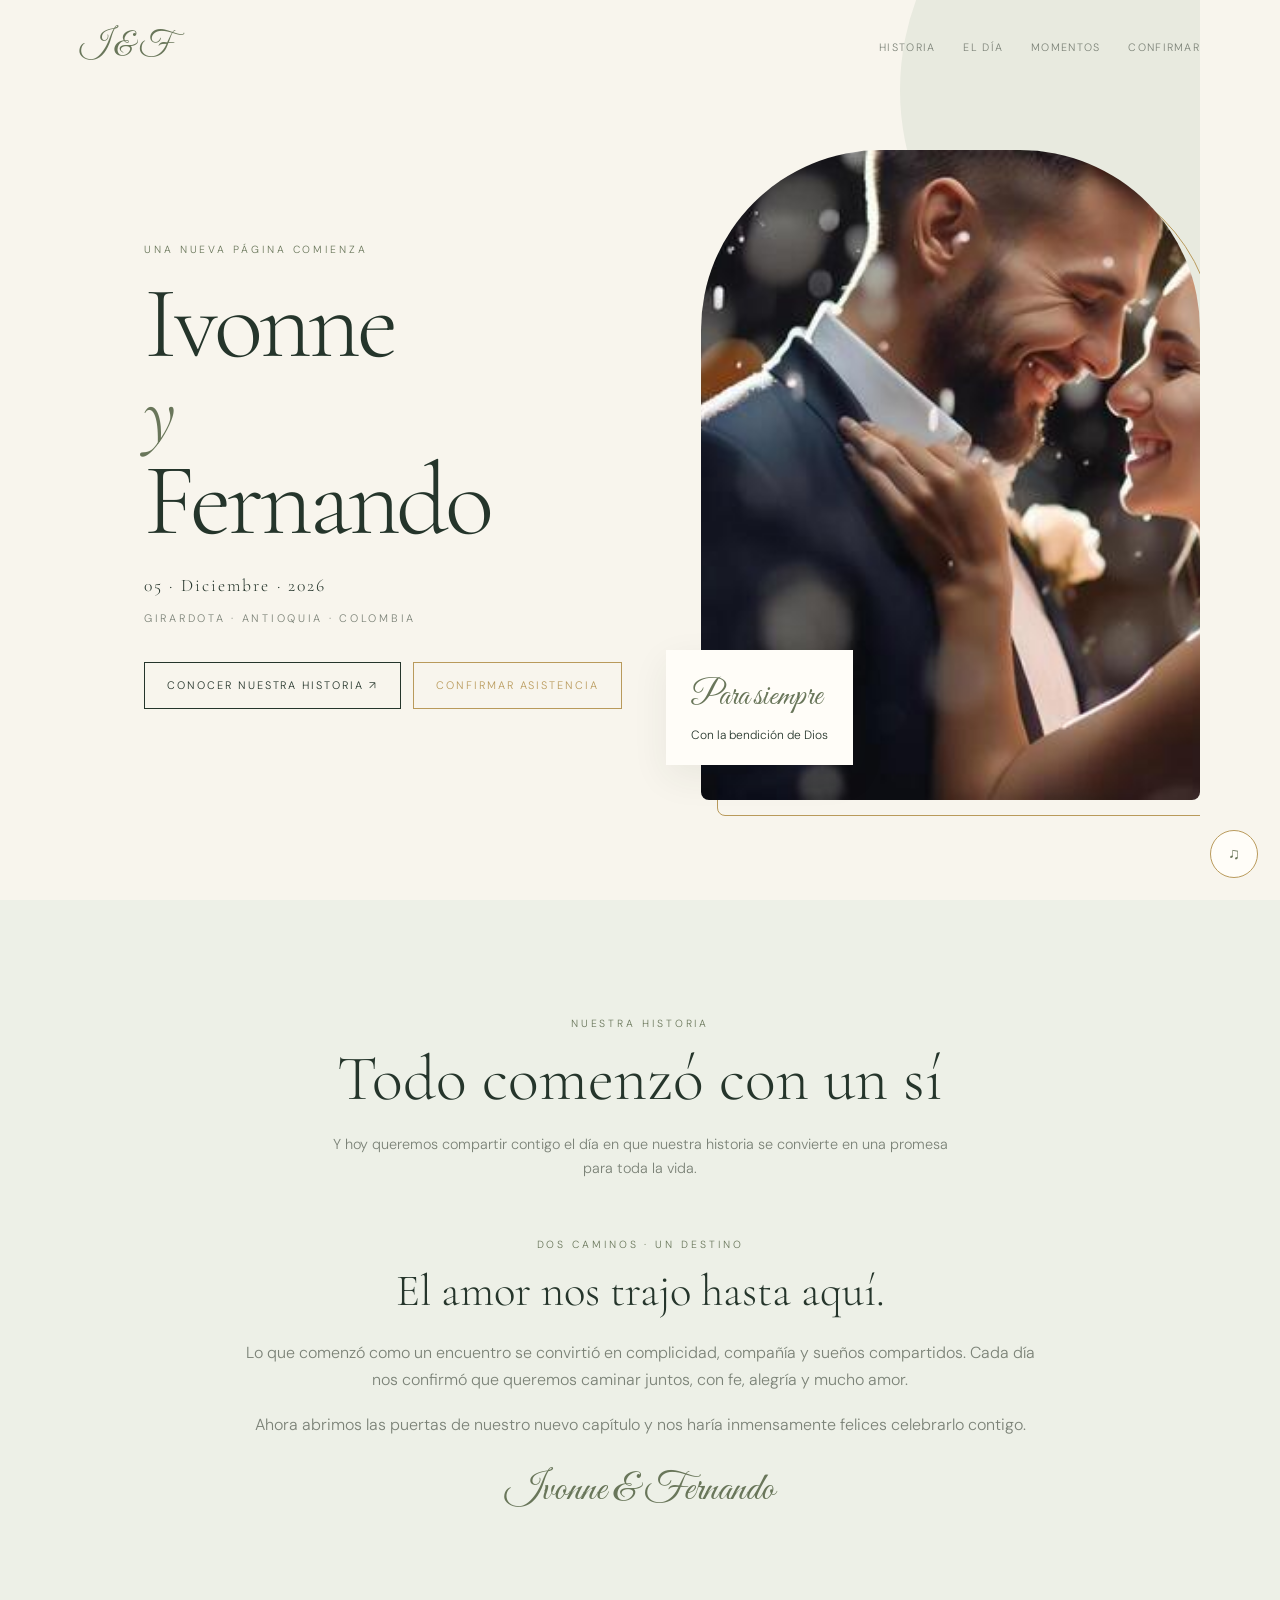
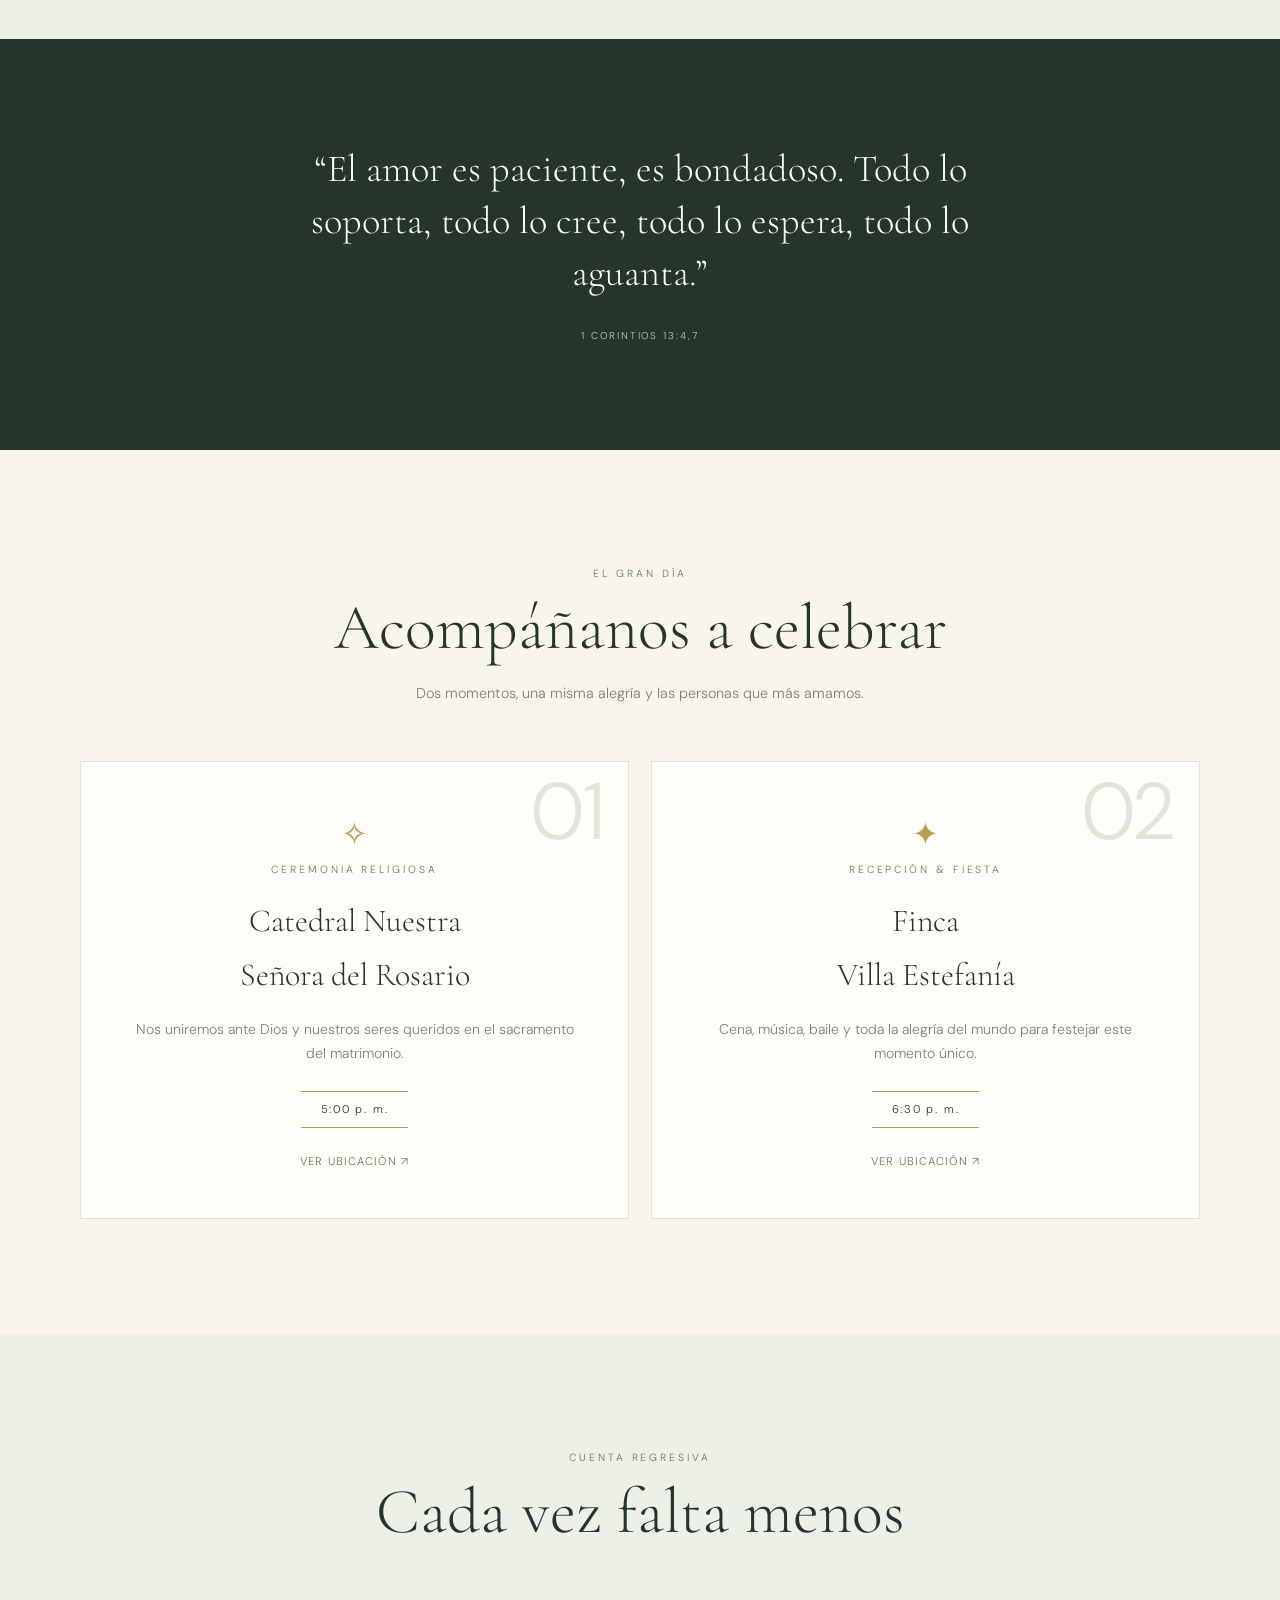
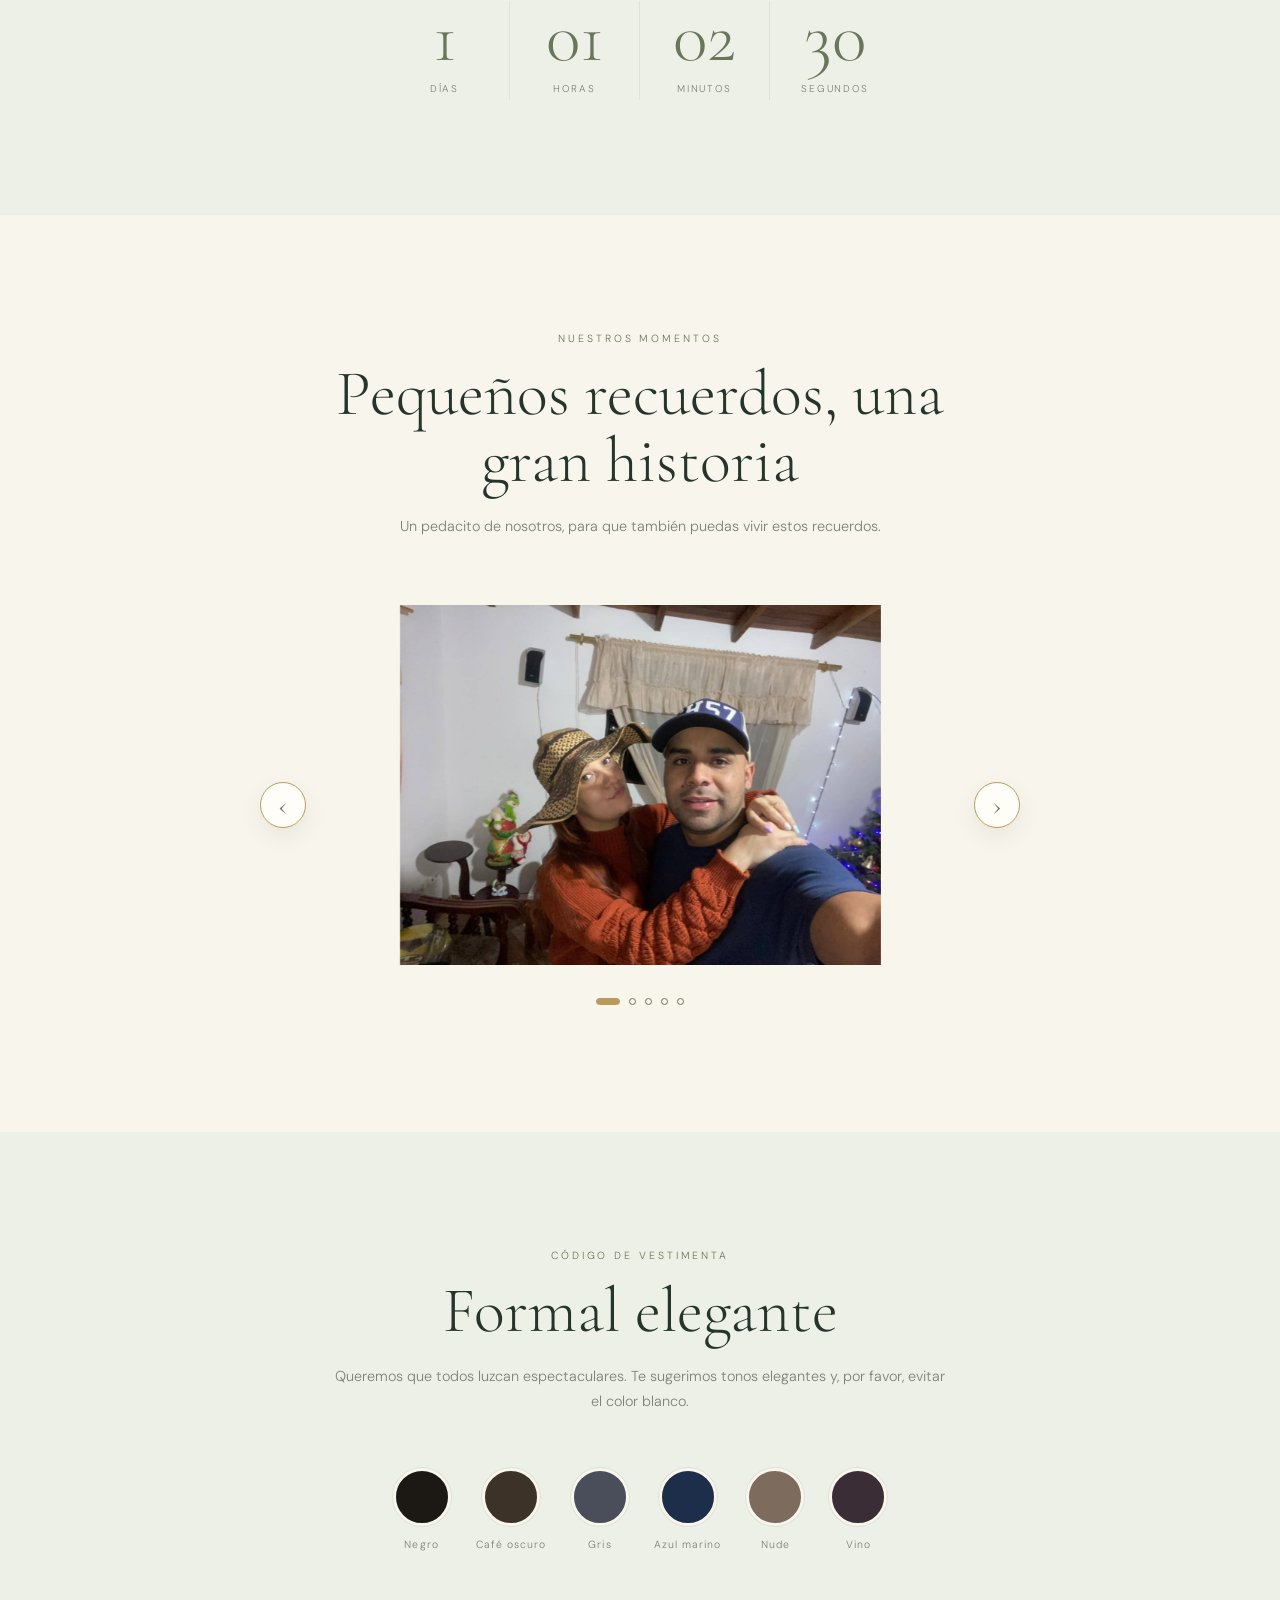
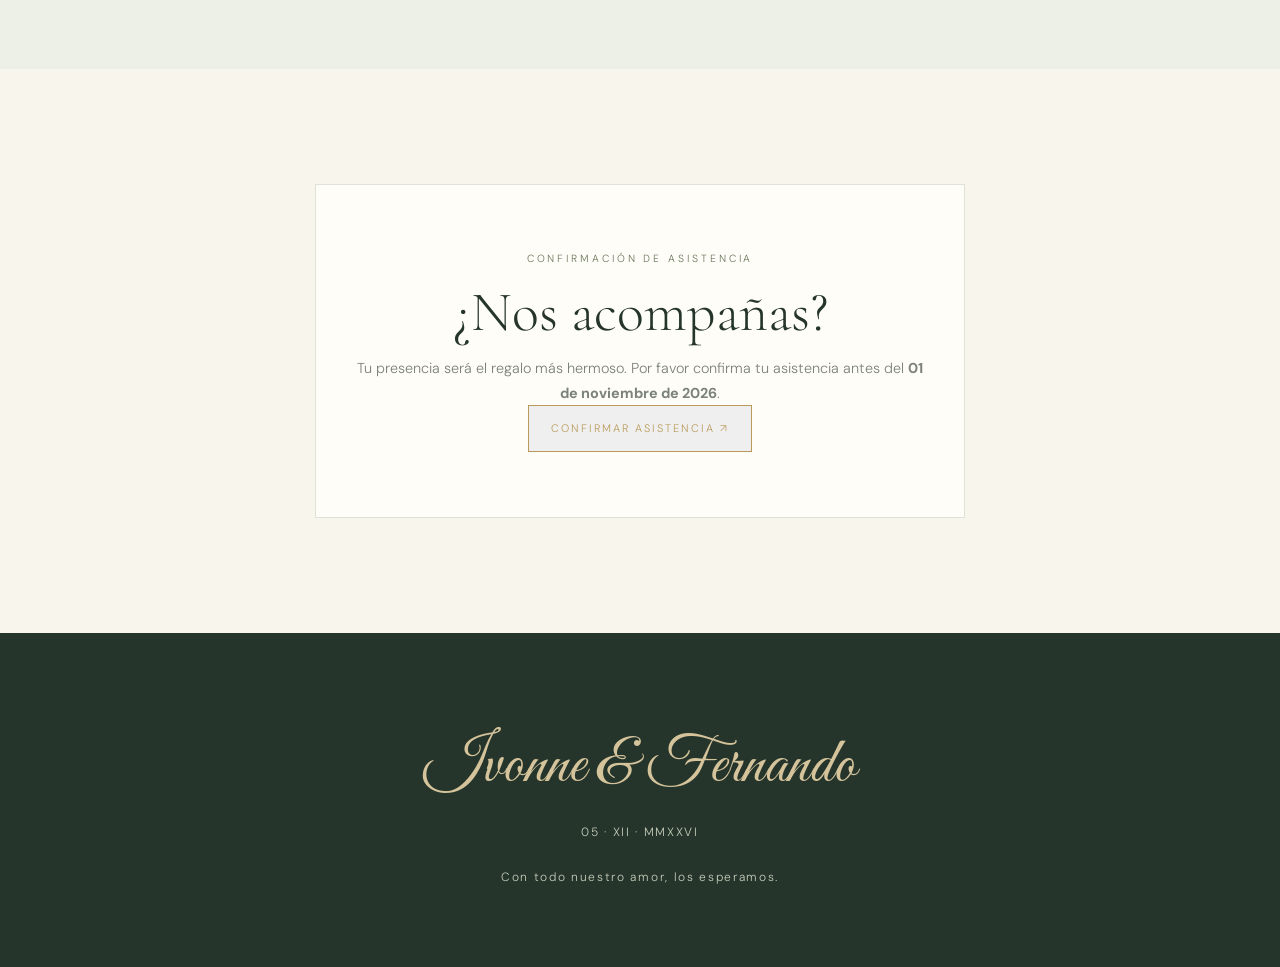
<file: index.html>
<!DOCTYPE html>
<html lang="es">
<head>
<meta charset="UTF-8">
<meta name="viewport" content="width=device-width, initial-scale=1.0">
<meta name="description" content="Invitación de boda de Ivonne y Fernando · 05 de diciembre de 2026">
<title>Ivonne & Fernando | Nuestra boda</title>
<link rel="preconnect" href="https://fonts.googleapis.com">
<link href="https://fonts.googleapis.com/css2?family=Cormorant+Garamond:ital,wght@0,300;0,400;0,500;0,600;1,300;1,400&family=DM+Sans:wght@300;400;500&family=Great+Vibes&display=swap" rel="stylesheet">
<link rel="stylesheet" href="css/styles.css">

</head>
<body>
<!-- Proyecto organizado: estilos en css/styles.css y recursos en assets/ -->
<header id="header"><div class="container nav">
<a class="logo" href="#">I & F</a>
<nav class="navlinks"><a href="#historia">Historia</a><a href="#eventos">El día</a><a href="#galeria">Momentos</a><a href="#rsvp">Confirmar</a></nav>
<button class="menu" id="menu" aria-label="Abrir menú">☰</button>
</div></header>

<main>
<section class="hero container">
<div class="hero-copy">
<div class="eyebrow hero-kicker">Una nueva página comienza</div>
<h1 class="serif">Ivonne <em class="serif">y</em> Fernando</h1>
<div class="hero-date serif">05 · Diciembre · 2026</div>
<div class="hero-place">Girardota · Antioquia · Colombia</div>
<div class="hero-actions"><a class="btn" href="#historia">Conocer nuestra historia ↗</a><a class="btn gold" href="#rsvp">Confirmar asistencia</a></div>
</div>
<div class="hero-image">
<img src="novios.jpg" alt="Ivonne y Fernando">
<div class="floating-note"><span class="script" style="font-size:2rem;color:var(--olive)">Para siempre</span><br>Con la bendición de Dios</div>
</div>
</section>

<section class="section alt" id="historia"><div class="container">
<div class="section-head"><div class="eyebrow">Nuestra historia</div><h2 class="serif">Todo comenzó con un sí</h2><p>Y hoy queremos compartir contigo el día en que nuestra historia se convierte en una promesa para toda la vida.</p></div>
<div class="story">
<div class="story-copy"><div class="eyebrow">Dos caminos · Un destino</div><h3 class="serif">El amor nos trajo hasta aquí.</h3><p>Lo que comenzó como un encuentro se convirtió en complicidad, compañía y sueños compartidos. Cada día nos confirmó que queremos caminar juntos, con fe, alegría y mucho amor.</p><p>Ahora abrimos las puertas de nuestro nuevo capítulo y nos haría inmensamente felices celebrarlo contigo.</p><span class="script" style="font-size:2.5rem;color:var(--olive)">Ivonne & Fernando</span></div>
</div></div></section>

<section class="quote"><p class="serif">“El amor es paciente, es bondadoso. Todo lo soporta, todo lo cree, todo lo espera, todo lo aguanta.”</p><small>1 Corintios 13:4,7</small></section>

<section class="section" id="eventos"><div class="container">
<div class="section-head"><div class="eyebrow">El gran día</div><h2 class="serif">Acompáñanos a celebrar</h2><p>Dos momentos, una misma alegría y las personas que más amamos.</p></div>
<div class="events">
<article class="event"><div class="event-number">01</div><div class="event-icon">✧</div><div class="eyebrow">Ceremonia religiosa</div><h3 class="serif">Catedral Nuestra<br>Señora del Rosario</h3><p>Nos uniremos ante Dios y nuestros seres queridos en el sacramento del matrimonio.</p><div class="time">5:00 p. m.</div><br><a class="maplink" target="_blank" href="https://maps.app.goo.gl/zvV3GTA6fsHLoU5c9">Ver ubicación ↗</a></article>
<article class="event"><div class="event-number">02</div><div class="event-icon">✦</div><div class="eyebrow">Recepción & fiesta</div><h3 class="serif">Finca<br>Villa Estefanía</h3><p>Cena, música, baile y toda la alegría del mundo para festejar este momento único.</p><div class="time">6:30 p. m.</div><br><a class="maplink" target="_blank" href="https://maps.google.com/?q=Finca+Villa+Estefania">Ver ubicación ↗</a></article>
</div></div></section>

<section class="section alt"><div class="container">
<div class="section-head"><div class="eyebrow">Cuenta regresiva</div><h2 class="serif">Cada vez falta menos</h2></div>
<div class="countdown"><div class="count"><strong id="days">--</strong><span>Días</span></div><div class="count"><strong id="hours">--</strong><span>Horas</span></div><div class="count"><strong id="minutes">--</strong><span>Minutos</span></div><div class="count"><strong id="seconds">--</strong><span>Segundos</span></div></div>
</div></section>

<section class="section moments" id="galeria">
<div class="container">
<div class="section-head"><div class="eyebrow">Nuestros momentos</div><h2 class="serif">Pequeños recuerdos, una gran historia</h2><p>Un pedacito de nosotros, para que también puedas vivir estos recuerdos.</p></div>

<div class="moments-carousel" aria-label="Galería de recuerdos de Ivonne y Fernando">
  <div class="carousel-viewport">
    <div class="carousel-track" id="carouselTrack">
      <article class="carousel-slide is-active"><div class="photo-frame"><img src="foto1.jpg" alt="Recuerdo de Ivonne y Fernando 1" loading="lazy"></div></article>
      <article class="carousel-slide"><div class="photo-frame"><img src="foto2.jpg" alt="Recuerdo de Ivonne y Fernando 2" loading="lazy"></div></article>
      <article class="carousel-slide"><div class="photo-frame"><img src="foto3.jpg" alt="Recuerdo de Ivonne y Fernando 3" loading="lazy"></div></article>
      <article class="carousel-slide"><div class="photo-frame"><img src="foto4.jpg" alt="Recuerdo de Ivonne y Fernando 4" loading="lazy"></div></article>
      <article class="carousel-slide"><div class="photo-frame"><img src="foto5.jpg" alt="Recuerdo de Ivonne y Fernando 5" loading="lazy"></div></article>
    </div>
  </div>
  <button class="carousel-arrow prev" id="carouselPrev" type="button" aria-label="Foto anterior">‹</button>
  <button class="carousel-arrow next" id="carouselNext" type="button" aria-label="Foto siguiente">›</button>
  <div class="carousel-dots" id="carouselDots" aria-label="Seleccionar fotografía">
    <button class="dot is-active" type="button" aria-label="Ver foto 1"></button>
    <button class="dot" type="button" aria-label="Ver foto 2"></button>
    <button class="dot" type="button" aria-label="Ver foto 3"></button>
    <button class="dot" type="button" aria-label="Ver foto 4"></button>
    <button class="dot" type="button" aria-label="Ver foto 5"></button>
  </div>
</div>
</div></section>

<section class="section alt"><div class="container">
<div class="section-head"><div class="eyebrow">Código de vestimenta</div><h2 class="serif">Formal elegante</h2><p>Queremos que todos luzcan espectaculares. Te sugerimos tonos elegantes y, por favor, evitar el color blanco.</p></div>
<div class="dress"><div class="swatch"><i style="background:#1c1814"></i>Negro</div><div class="swatch"><i style="background:#3d3228"></i>Café oscuro</div><div class="swatch"><i style="background:#4a4e5a"></i>Gris</div><div class="swatch"><i style="background:#1c2e4a"></i>Azul marino</div><div class="swatch"><i style="background:#7d6b5d"></i>Nude</div><div class="swatch"><i style="background:#3b2d35"></i>Vino</div></div>
</div></section>

<section class="section" id="rsvp"><div class="container"><div class="rsvp">
<div class="eyebrow">Confirmación de asistencia</div><h2 class="serif">¿Nos acompañas?</h2><p>Tu presencia será el regalo más hermoso. Por favor confirma tu asistencia antes del <strong>01 de noviembre de 2026</strong>.</p><button class="btn gold" id="openRsvp" type="button">Confirmar asistencia ↗</button></div></div></section>


<div class="rsvp-modal" id="rsvpModal" aria-hidden="true">
  <div class="rsvp-modal-backdrop" id="rsvpBackdrop"></div>
  <div class="rsvp-modal-card rsvp-custom-card" role="dialog" aria-modal="true" aria-labelledby="rsvpTitle">
    <button class="rsvp-close" id="closeRsvp" type="button" aria-label="Cerrar">×</button>

    <div id="rsvpFormView">
      <div class="eyebrow">Acompáñanos</div>
      <h2 class="serif" id="rsvpTitle">Confirma tu asistencia</h2>
      <p class="rsvp-lead">Será un honor contar contigo en nuestro día especial.</p>

      <form id="rsvpForm" novalidate>
        <label class="rsvp-field">
          <span>Nombre completo *</span>
          <input type="text" id="rsvpNombre" name="nombre" autocomplete="name" required>
        </label>

        <label class="rsvp-field">
          <span>Número de cédula *</span>
          <input type="text" id="rsvpCedula" name="cedula" inputmode="numeric" pattern="[0-9]+" required
                 maxlength="15" placeholder="Solo números">
          <small id="cedulaError" class="rsvp-error">Escribe únicamente números.</small>
        </label>

        <label class="rsvp-field">
          <span>Número de acompañantes *</span>
          <select id="rsvpAcompanantes" name="acompanantes" required>
            <option value="">Selecciona una opción</option>
            <option value="0">0 acompañantes</option>
            <option value="1">1 acompañante</option>
            <option value="2">2 acompañantes</option>
            <option value="3">3 acompañantes</option>
            <option value="4">4 acompañantes</option>
          </select>
        </label>

        <fieldset class="rsvp-fieldset">
          <legend>¿Nos acompañarás? *</legend>
          <label class="rsvp-option"><input type="radio" name="asistencia" value="Sí, allí estaré" required> <span>Sí, allí estaré</span></label>
          <label class="rsvp-option"><input type="radio" name="asistencia" value="No podré asistir" required> <span>No podré asistir</span></label>
        </fieldset>

        <label class="rsvp-field">
          <span>Restricciones o preferencias alimentarias</span>
          <textarea id="rsvpAlimentacion" name="alimentacion" rows="2" placeholder="Opcional"></textarea>
        </label>

        <label class="rsvp-field">
          <span>Mensaje para los novios</span>
          <textarea id="rsvpMensaje" name="mensaje" rows="3" placeholder="Opcional"></textarea>
        </label>

        <p class="rsvp-submit-error" id="rsvpSubmitError"></p>
        <button class="btn gold rsvp-submit" id="rsvpSubmit" type="submit">Enviar confirmación</button>
      </form>
    </div>

    <div class="rsvp-success" id="rsvpSuccess" hidden>
      <div class="rsvp-success-mark">♡</div>
      <div class="eyebrow" id="rsvpSuccessEyebrow">Gracias</div>
      <h2 class="serif" id="rsvpSuccessTitle">¡Gracias por confirmar!</h2>
      <p id="rsvpSuccessText">Nos hace muy felices saber que nos acompañarás en este día tan especial.</p>
      <button class="btn gold" id="rsvpDone" type="button">Cerrar</button>
    </div>
  </div>
</div>

</main>

<footer><div class="script">Ivonne & Fernando</div><p>05 · XII · MMXXVI</p><p style="margin-top:25px">Con todo nuestro amor, los esperamos.</p></footer>

<audio id="music" loop preload="auto" autoplay muted>
<source src="musica.mp3" type="audio/mpeg">
</audio>
<button class="music" id="musicBtn" aria-label="Activar o pausar música">♫</button>

<script>
const header=document.getElementById('header');
window.addEventListener('scroll',()=>header.classList.toggle('scrolled',scrollY>30));
const menu=document.getElementById('menu');
const nav=document.querySelector('.navlinks');
menu.addEventListener('click',()=>{nav.style.display=nav.style.display==='flex'?'none':'flex';nav.style.flexDirection='column';nav.style.position='absolute';nav.style.right='20px';nav.style.top='70px';nav.style.background='var(--paper)';nav.style.padding='22px'});
document.querySelectorAll('.navlinks a').forEach(a=>a.addEventListener('click',()=>{if(innerWidth<=800)nav.style.display='none'}));
const target=new Date('2026-12-05T17:00:00');
function countdown(){let d=Math.max(0,target-new Date());document.getElementById('days').textContent=Math.floor(d/86400000);document.getElementById('hours').textContent=String(Math.floor(d%86400000/3600000)).padStart(2,'0');document.getElementById('minutes').textContent=String(Math.floor(d%3600000/60000)).padStart(2,'0');document.getElementById('seconds').textContent=String(Math.floor(d%60000/1000)).padStart(2,'0')}
countdown();setInterval(countdown,1000);
const music=document.getElementById('music'),musicBtn=document.getElementById('musicBtn');
let musicStarted=false;
async function startMusic(){
  try{
    music.muted=false;
    await music.play();
    musicStarted=true;
    musicBtn.textContent='Ⅱ';
  }catch(e){
    music.muted=true;
    try{await music.play();}catch(ignore){}
    musicBtn.textContent='♫';
  }
}
window.addEventListener('load',()=>{startMusic();},{once:true});
document.addEventListener('pointerdown',()=>{if(!musicStarted)startMusic();},{once:true});
musicBtn.addEventListener('click',async()=>{
  if(music.paused){
    try{music.muted=false;await music.play();musicStarted=true;musicBtn.textContent='Ⅱ';}
    catch(e){alert('Verifica que el archivo musica.mp3 esté en la misma carpeta que este HTML.');}
  }else{
    music.pause();
    musicBtn.textContent='♫';
  }
});

const track=document.getElementById('carouselTrack');
const slides=[...document.querySelectorAll('.carousel-slide')];
const dots=[...document.querySelectorAll('.dot')];
const prevBtn=document.getElementById('carouselPrev');
const nextBtn=document.getElementById('carouselNext');
let currentSlide=0;
let carouselTimer;
function updateCarousel(index){
  currentSlide=(index+slides.length)%slides.length;
  track.style.transform=`translateX(-${currentSlide*100}%)`;
  slides.forEach((slide,i)=>slide.classList.toggle('is-active',i===currentSlide));
  dots.forEach((dot,i)=>{dot.classList.toggle('is-active',i===currentSlide);dot.setAttribute('aria-current',i===currentSlide?'true':'false')});
}
function restartCarousel(){
  clearInterval(carouselTimer);
  carouselTimer=setInterval(()=>updateCarousel(currentSlide+1),5500);
}
prevBtn.addEventListener('click',()=>{updateCarousel(currentSlide-1);restartCarousel()});
nextBtn.addEventListener('click',()=>{updateCarousel(currentSlide+1);restartCarousel()});
dots.forEach((dot,i)=>dot.addEventListener('click',()=>{updateCarousel(i);restartCarousel()}));
let touchStartX=0;
let touchEndX=0;
const viewport=document.querySelector('.carousel-viewport');
viewport.addEventListener('touchstart',e=>{touchStartX=e.changedTouches[0].screenX},{passive:true});
viewport.addEventListener('touchend',e=>{
  touchEndX=e.changedTouches[0].screenX;
  const delta=touchEndX-touchStartX;
  if(Math.abs(delta)>45){updateCarousel(currentSlide+(delta<0?1:-1));restartCarousel()}
},{passive:true});
updateCarousel(0);
restartCarousel();


const RSVP_WEB_APP_URL="https://script.google.com/macros/s/AKfycbxUhlXa7QkP_sPs433wRij0gCjvjt954oIujjFpgTJhFpDyO3PwEPistR9xvBXA-seJ/exec";
const rsvpModal=document.getElementById('rsvpModal');
const openRsvp=document.getElementById('openRsvp');
const closeRsvp=document.getElementById('closeRsvp');
const rsvpBackdrop=document.getElementById('rsvpBackdrop');
const rsvpForm=document.getElementById('rsvpForm');
const rsvpSubmit=document.getElementById('rsvpSubmit');
const rsvpCedula=document.getElementById('rsvpCedula');
const cedulaError=document.getElementById('cedulaError');
const rsvpSubmitError=document.getElementById('rsvpSubmitError');
const rsvpFormView=document.getElementById('rsvpFormView');
const rsvpSuccess=document.getElementById('rsvpSuccess');
const rsvpSuccessTitle=document.getElementById('rsvpSuccessTitle');
const rsvpSuccessText=document.getElementById('rsvpSuccessText');
const rsvpDone=document.getElementById('rsvpDone');

function openRsvpModal(){
  rsvpModal.classList.add('is-open');
  rsvpModal.setAttribute('aria-hidden','false');
  document.body.classList.add('modal-open');
}
function resetRsvp(){
  rsvpForm.reset();
  rsvpFormView.hidden=false;
  rsvpSuccess.hidden=true;
  rsvpSubmit.disabled=false;
  rsvpSubmit.textContent='Enviar confirmación';
  rsvpSubmitError.textContent='';
  cedulaError.style.display='none';
}
function closeRsvpModal(){
  rsvpModal.classList.remove('is-open');
  rsvpModal.setAttribute('aria-hidden','true');
  document.body.classList.remove('modal-open');
  setTimeout(resetRsvp,250);
}
openRsvp?.addEventListener('click',openRsvpModal);
closeRsvp?.addEventListener('click',closeRsvpModal);
rsvpBackdrop?.addEventListener('click',closeRsvpModal);
rsvpDone?.addEventListener('click',closeRsvpModal);
document.addEventListener('keydown',e=>{ if(e.key==='Escape' && rsvpModal.classList.contains('is-open')) closeRsvpModal(); });

rsvpCedula?.addEventListener('input',()=>{
  const clean=rsvpCedula.value.replace(/\D/g,'');
  rsvpCedula.value=clean;
  cedulaError.style.display=(rsvpCedula.value && !/^\d+$/.test(rsvpCedula.value))?'block':'none';
});

rsvpForm?.addEventListener('submit',async(e)=>{
  e.preventDefault();
  rsvpSubmitError.textContent='';
  const nombre=document.getElementById('rsvpNombre').value.trim();
  const cedula=rsvpCedula.value.trim();
  const acompanantes=document.getElementById('rsvpAcompanantes').value;
  const asistencia=document.querySelector('input[name="asistencia"]:checked')?.value || '';
  const alimentacion=document.getElementById('rsvpAlimentacion').value.trim();
  const mensaje=document.getElementById('rsvpMensaje').value.trim();

  if(!nombre || !cedula || !acompanantes || !asistencia){
    rsvpSubmitError.textContent='Completa los campos obligatorios para continuar.';
    return;
  }
  if(!/^\d+$/.test(cedula)){
    cedulaError.style.display='block';
    return;
  }

  rsvpSubmit.disabled=true;
  rsvpSubmit.textContent='Enviando…';

  try{
    await fetch(RSVP_WEB_APP_URL,{
      method:'POST',
      mode:'no-cors',
      headers:{'Content-Type':'text/plain;charset=utf-8'},
      body:JSON.stringify({
        nombre,cedula,acompanantes,asistencia,alimentacion,mensaje
      })
    });

    rsvpFormView.hidden=true;
    rsvpSuccess.hidden=false;

    if(asistencia==='No podré asistir'){
      rsvpSuccessTitle.textContent='Gracias por hacérnoslo saber';
      rsvpSuccessText.textContent='Lamentamos no poder compartir este día contigo, pero agradecemos de corazón que hayas respondido y nos acompañes con tus buenos deseos.';
    }else{
      rsvpSuccessTitle.textContent='¡Gracias por confirmar!';
      rsvpSuccessText.textContent='Nos hace muy felices saber que nos acompañarás en este día tan especial. Será un momento inolvidable para nosotros y nos encantará compartirlo contigo.';
    }
  }catch(err){
    rsvpSubmit.disabled=false;
    rsvpSubmit.textContent='Enviar confirmación';
    rsvpSubmitError.textContent='No pudimos enviar la confirmación. Revisa tu conexión e inténtalo nuevamente.';
  }
});

</script>
</body>
</html>
</file>
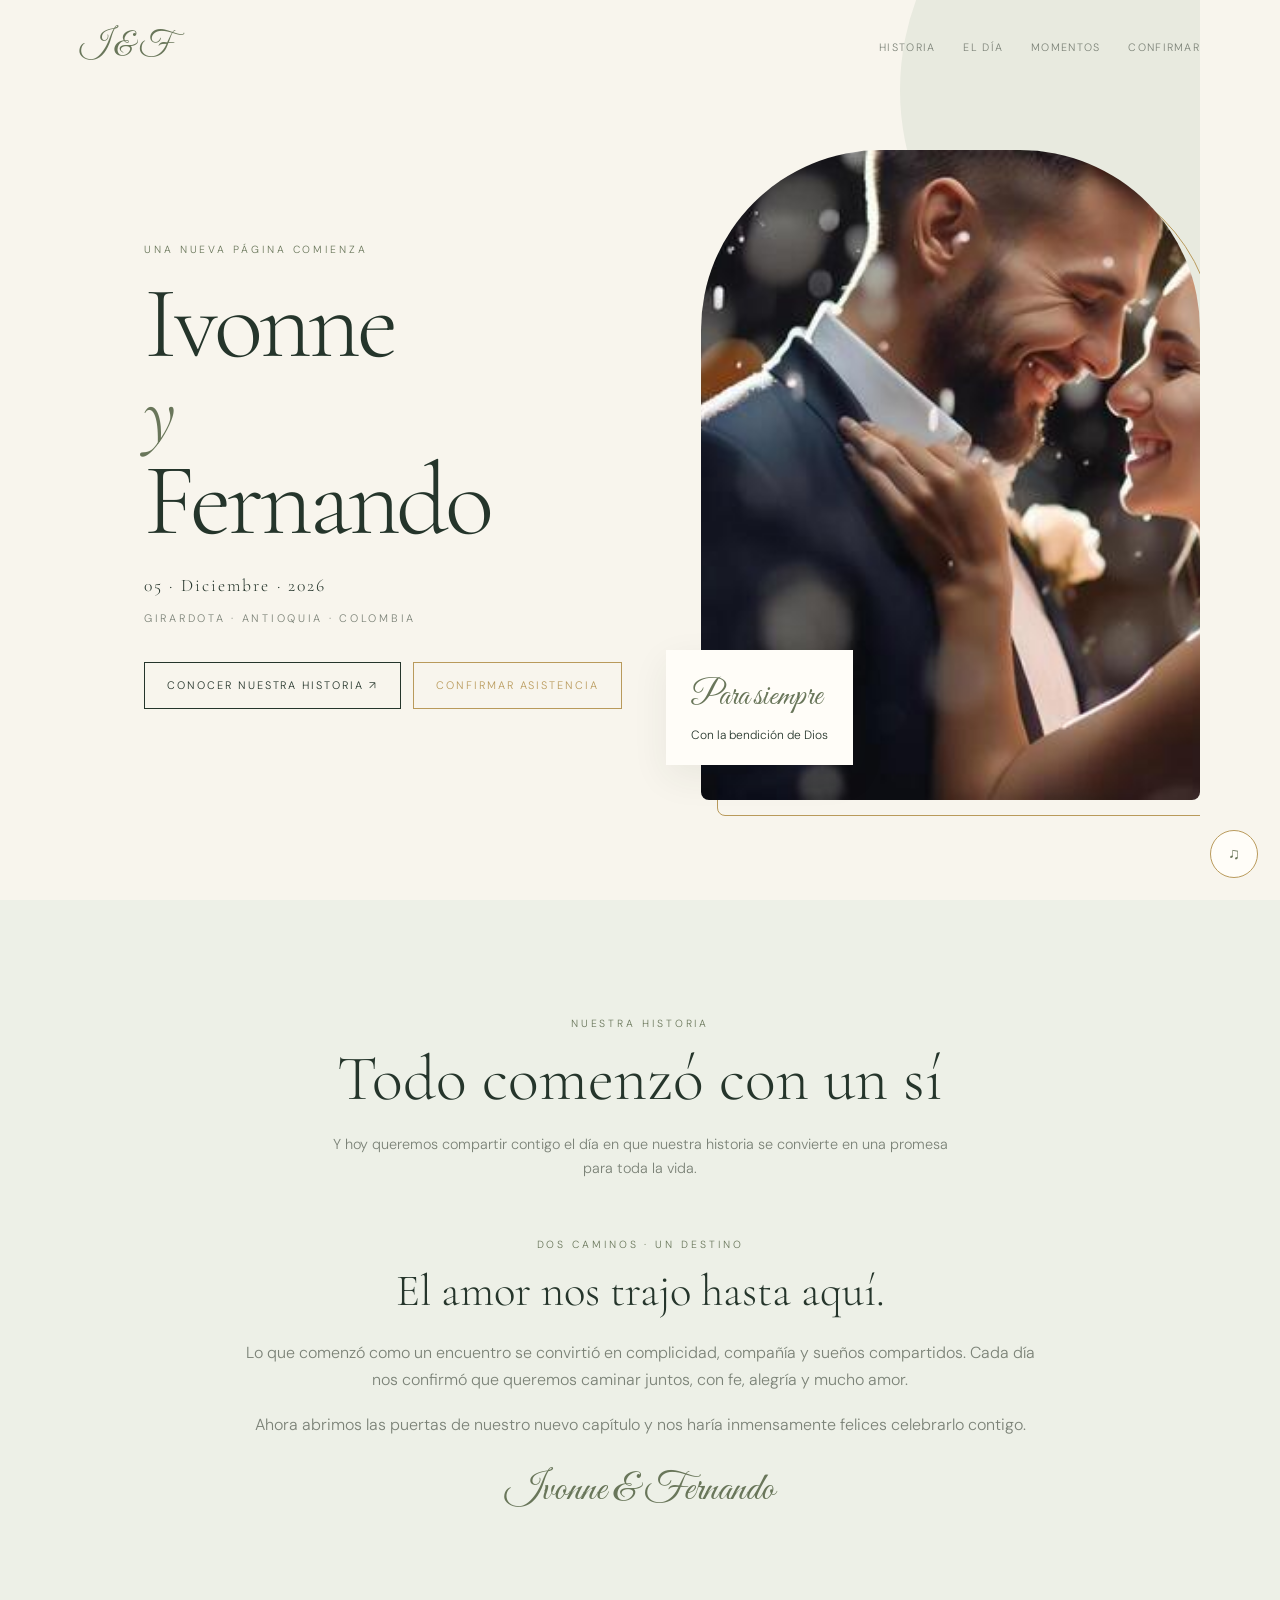
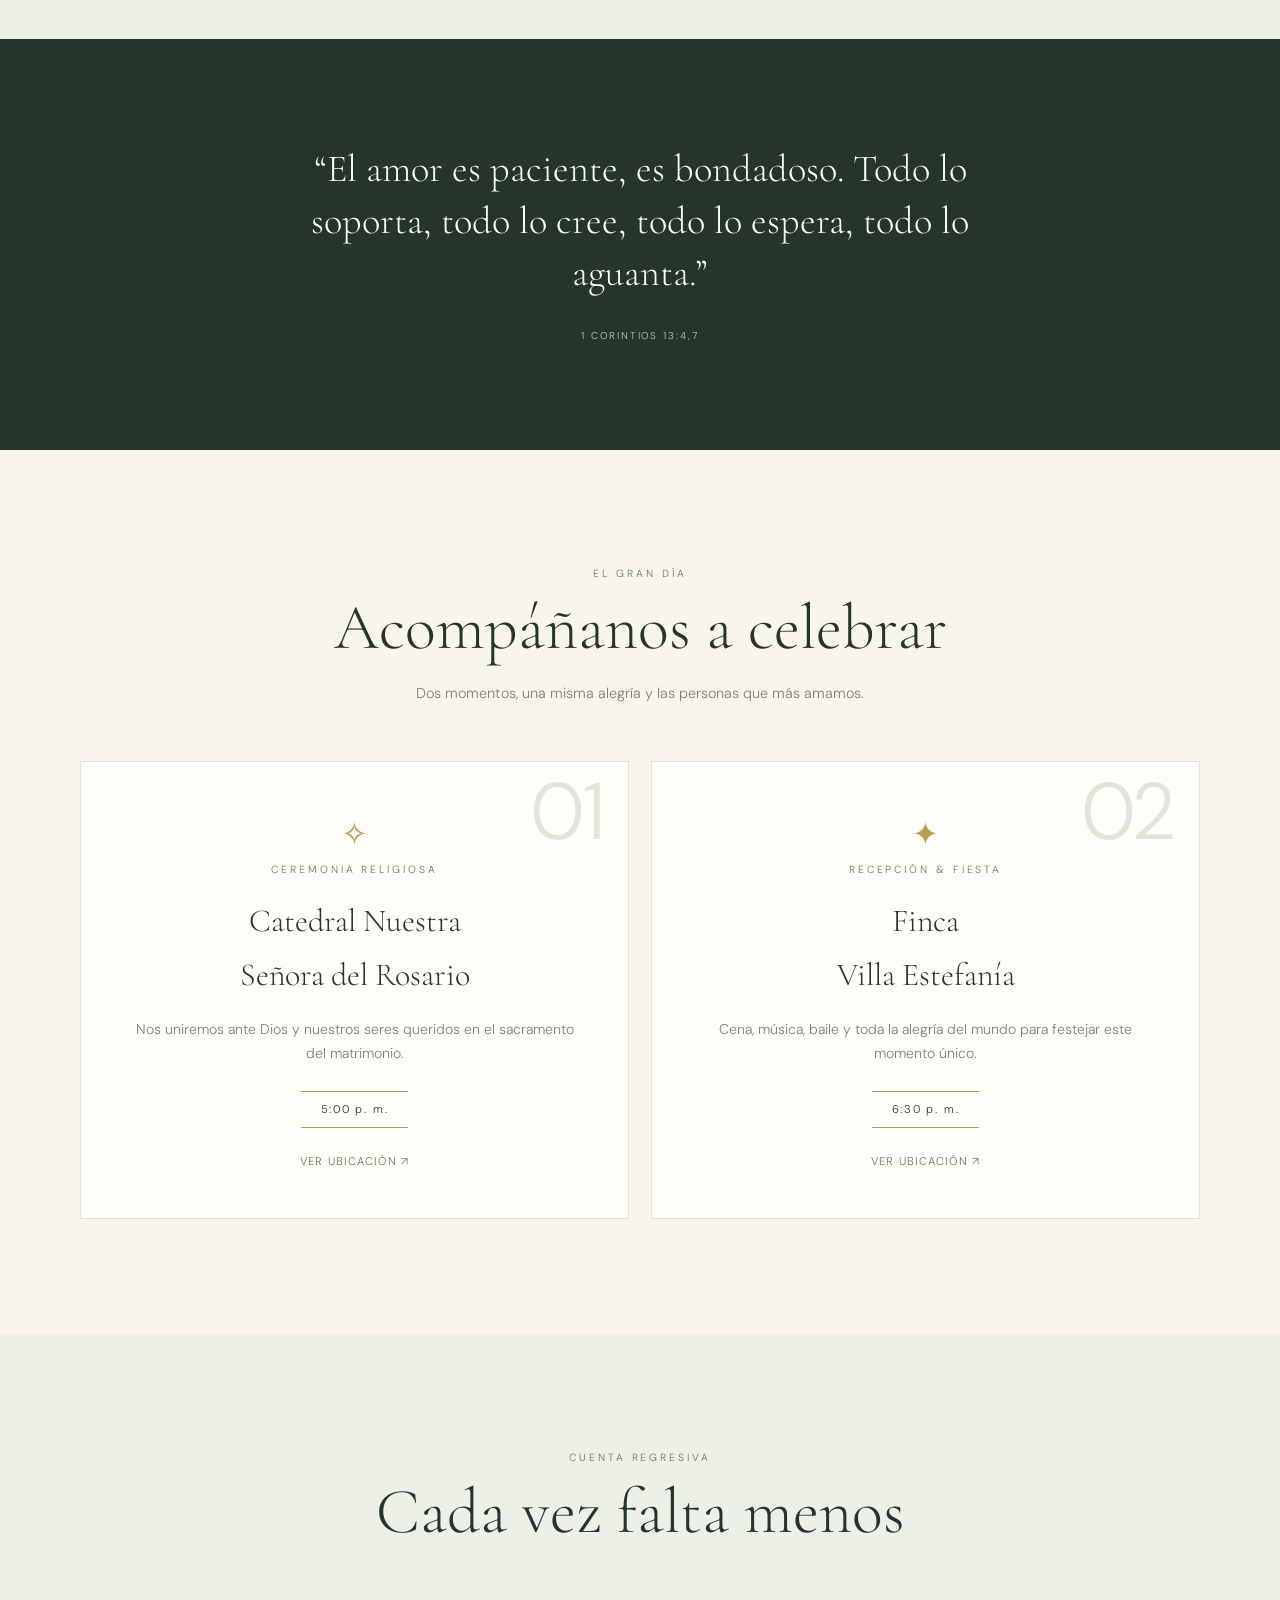
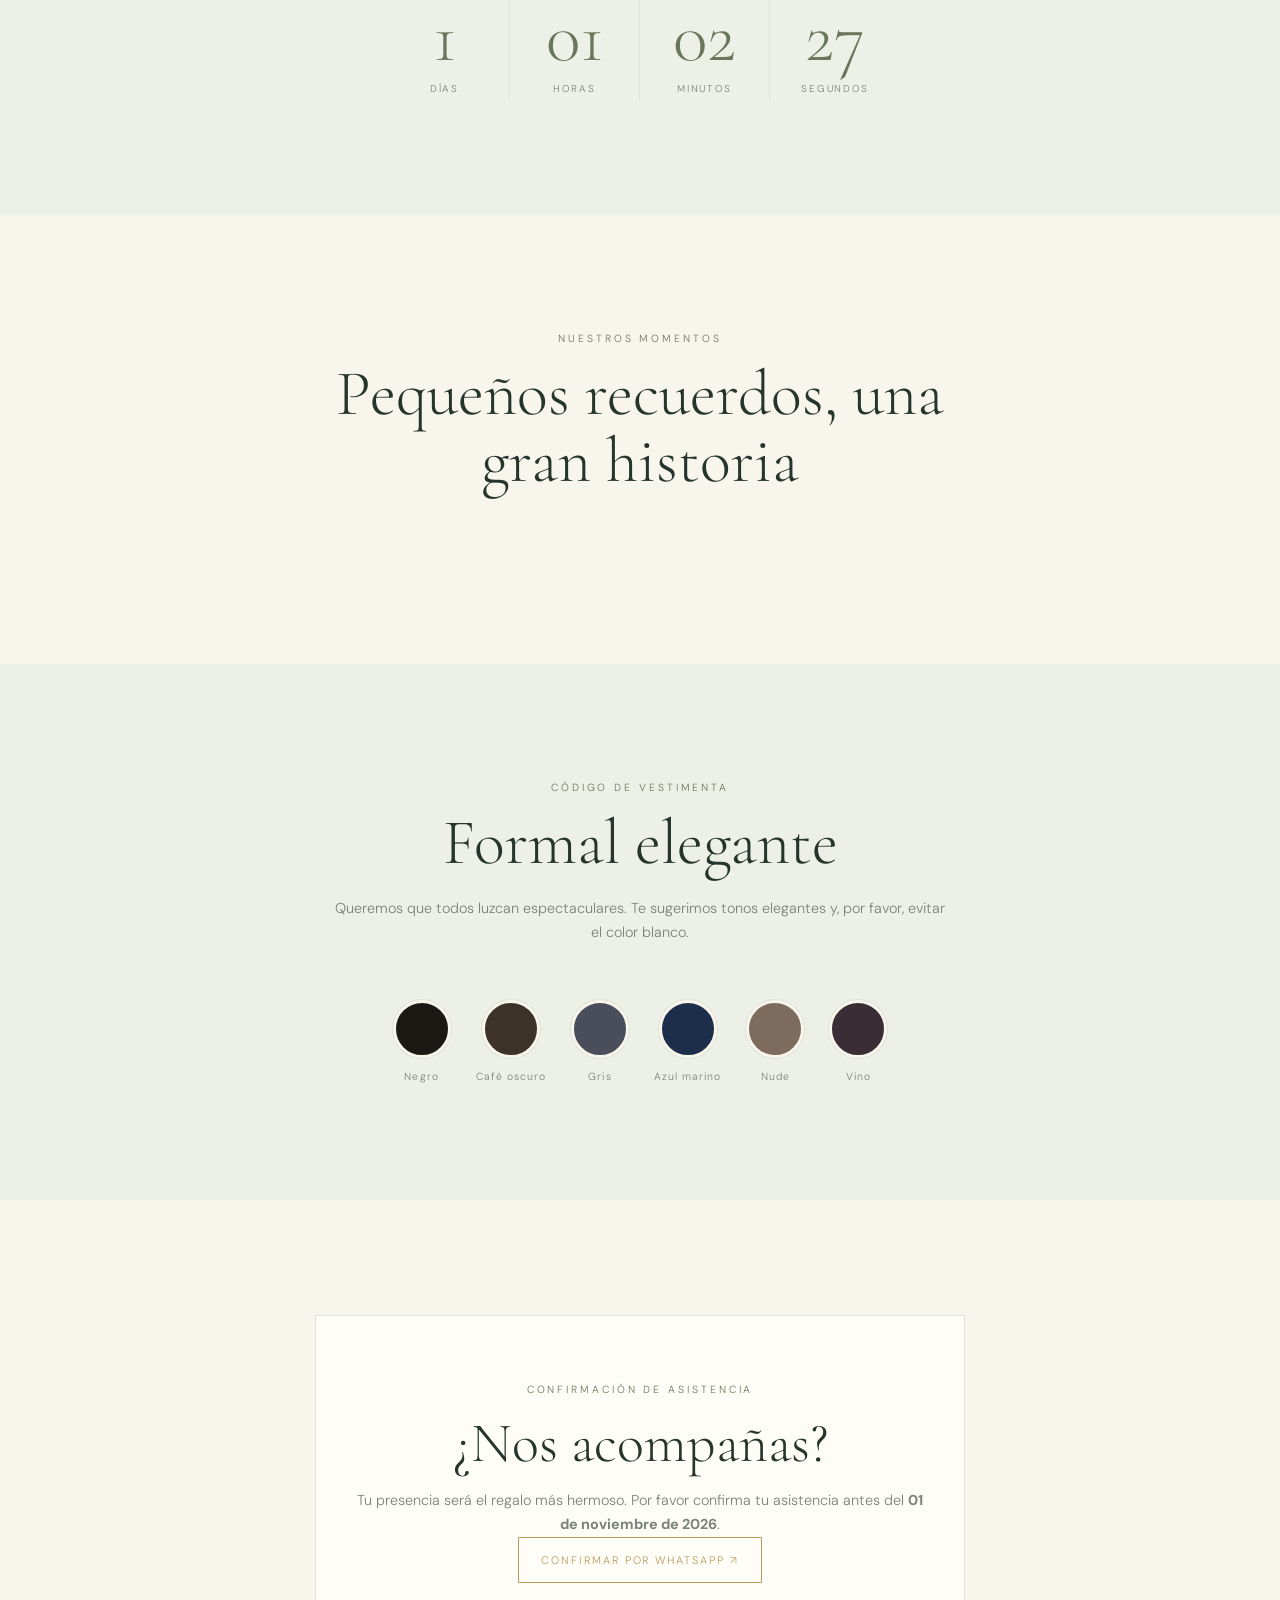
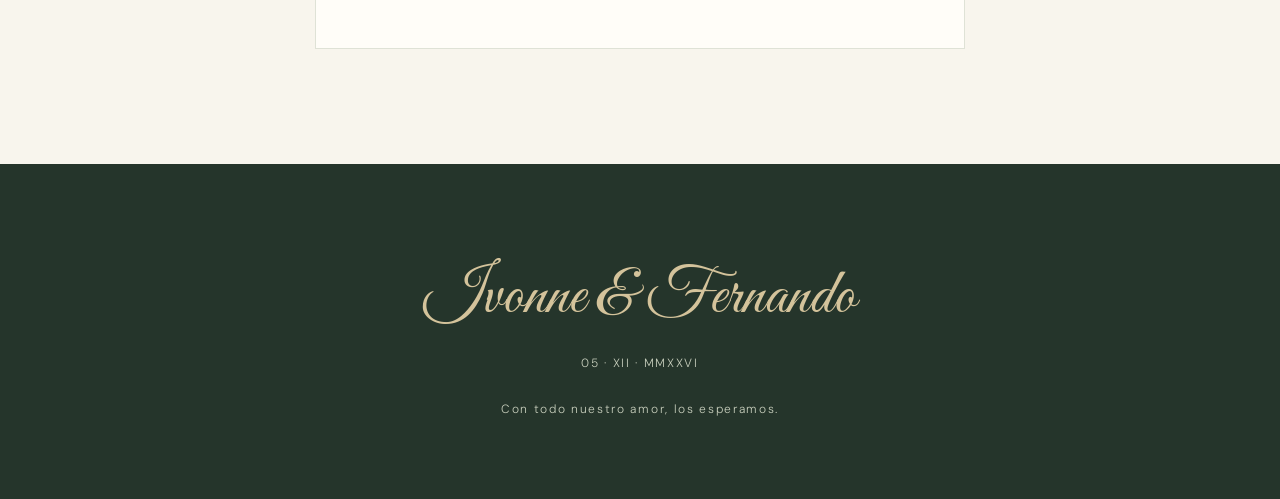
<file: indexcentrado.html>
<!DOCTYPE html>
<html lang="es">
<head>
<meta charset="UTF-8">
<meta name="viewport" content="width=device-width, initial-scale=1.0">
<meta name="description" content="Invitación de boda de Ivonne y Fernando · 05 de diciembre de 2026">
<title>Ivonne & Fernando | Nuestra boda</title>
<link rel="preconnect" href="https://fonts.googleapis.com">
<link href="https://fonts.googleapis.com/css2?family=Cormorant+Garamond:ital,wght@0,300;0,400;0,500;0,600;1,300;1,400&family=DM+Sans:wght@300;400;500&family=Great+Vibes&display=swap" rel="stylesheet">
<link rel="stylesheet" href="css/styles.css">

</head>
<body>
<!-- Proyecto organizado: estilos en css/styles.css y recursos en assets/ -->
<header id="header"><div class="container nav">
<a class="logo" href="#">I & F</a>
<nav class="navlinks"><a href="#historia">Historia</a><a href="#eventos">El día</a><a href="#galeria">Momentos</a><a href="#rsvp">Confirmar</a></nav>
<button class="menu" id="menu" aria-label="Abrir menú">☰</button>
</div></header>

<main>
<section class="hero container">
<div class="hero-copy">
<div class="eyebrow hero-kicker">Una nueva página comienza</div>
<h1 class="serif">Ivonne <em class="serif">y</em> Fernando</h1>
<div class="hero-date serif">05 · Diciembre · 2026</div>
<div class="hero-place">Girardota · Antioquia · Colombia</div>
<div class="hero-actions"><a class="btn" href="#historia">Conocer nuestra historia ↗</a><a class="btn gold" href="#rsvp">Confirmar asistencia</a></div>
</div>
<div class="hero-image">
<img src="novios.jpg" alt="Ivonne y Fernando">
<div class="floating-note"><span class="script" style="font-size:2rem;color:var(--olive)">Para siempre</span><br>Con la bendición de Dios</div>
</div>
</section>

<section class="section alt" id="historia"><div class="container">
<div class="section-head"><div class="eyebrow">Nuestra historia</div><h2 class="serif">Todo comenzó con un sí</h2><p>Y hoy queremos compartir contigo el día en que nuestra historia se convierte en una promesa para toda la vida.</p></div>
<div class="story">
<div class="story-copy"><div class="eyebrow">Dos caminos · Un destino</div><h3 class="serif">El amor nos trajo hasta aquí.</h3><p>Lo que comenzó como un encuentro se convirtió en complicidad, compañía y sueños compartidos. Cada día nos confirmó que queremos caminar juntos, con fe, alegría y mucho amor.</p><p>Ahora abrimos las puertas de nuestro nuevo capítulo y nos haría inmensamente felices celebrarlo contigo.</p><span class="script" style="font-size:2.5rem;color:var(--olive)">Ivonne & Fernando</span></div>
</div></div></section>

<section class="quote"><p class="serif">“El amor es paciente, es bondadoso. Todo lo soporta, todo lo cree, todo lo espera, todo lo aguanta.”</p><small>1 Corintios 13:4,7</small></section>

<section class="section" id="eventos"><div class="container">
<div class="section-head"><div class="eyebrow">El gran día</div><h2 class="serif">Acompáñanos a celebrar</h2><p>Dos momentos, una misma alegría y las personas que más amamos.</p></div>
<div class="events">
<article class="event"><div class="event-number">01</div><div class="event-icon">✧</div><div class="eyebrow">Ceremonia religiosa</div><h3 class="serif">Catedral Nuestra<br>Señora del Rosario</h3><p>Nos uniremos ante Dios y nuestros seres queridos en el sacramento del matrimonio.</p><div class="time">5:00 p. m.</div><br><a class="maplink" target="_blank" href="https://maps.app.goo.gl/zvV3GTA6fsHLoU5c9">Ver ubicación ↗</a></article>
<article class="event"><div class="event-number">02</div><div class="event-icon">✦</div><div class="eyebrow">Recepción & fiesta</div><h3 class="serif">Finca<br>Villa Estefanía</h3><p>Cena, música, baile y toda la alegría del mundo para festejar este momento único.</p><div class="time">6:30 p. m.</div><br><a class="maplink" target="_blank" href="https://maps.google.com/?q=Finca+Villa+Estefania">Ver ubicación ↗</a></article>
</div></div></section>

<section class="section alt"><div class="container">
<div class="section-head"><div class="eyebrow">Cuenta regresiva</div><h2 class="serif">Cada vez falta menos</h2></div>
<div class="countdown"><div class="count"><strong id="days">--</strong><span>Días</span></div><div class="count"><strong id="hours">--</strong><span>Horas</span></div><div class="count"><strong id="minutes">--</strong><span>Minutos</span></div><div class="count"><strong id="seconds">--</strong><span>Segundos</span></div></div>
</div></section>

<section class="section" id="galeria"><div class="container">
<div class="section-head"><div class="eyebrow">Nuestros momentos</div><h2 class="serif">Pequeños recuerdos, una gran historia</h2></div>
</div></section>

<section class="section alt"><div class="container">
<div class="section-head"><div class="eyebrow">Código de vestimenta</div><h2 class="serif">Formal elegante</h2><p>Queremos que todos luzcan espectaculares. Te sugerimos tonos elegantes y, por favor, evitar el color blanco.</p></div>
<div class="dress"><div class="swatch"><i style="background:#1c1814"></i>Negro</div><div class="swatch"><i style="background:#3d3228"></i>Café oscuro</div><div class="swatch"><i style="background:#4a4e5a"></i>Gris</div><div class="swatch"><i style="background:#1c2e4a"></i>Azul marino</div><div class="swatch"><i style="background:#7d6b5d"></i>Nude</div><div class="swatch"><i style="background:#3b2d35"></i>Vino</div></div>
</div></section>

<section class="section" id="rsvp"><div class="container"><div class="rsvp">
<div class="eyebrow">Confirmación de asistencia</div><h2 class="serif">¿Nos acompañas?</h2><p>Tu presencia será el regalo más hermoso. Por favor confirma tu asistencia antes del <strong>01 de noviembre de 2026</strong>.</p><a class="btn gold" target="_blank" href="https://wa.me/?text=¡Confirmo%20mi%20asistencia%20a%20la%20boda%20de%20Ivonne%20%26%20Fernando%20el%2005%20de%20diciembre%20de%202026!">Confirmar por WhatsApp ↗</a></div></div></section>
</main>

<footer><div class="script">Ivonne & Fernando</div><p>05 · XII · MMXXVI</p><p style="margin-top:25px">Con todo nuestro amor, los esperamos.</p></footer>

<audio id="music" loop preload="auto" autoplay muted>
<source src="musica.mp3" type="audio/mpeg">
</audio>
<button class="music" id="musicBtn" aria-label="Activar o pausar música">♫</button>

<script>
const header=document.getElementById('header');
window.addEventListener('scroll',()=>header.classList.toggle('scrolled',scrollY>30));
const menu=document.getElementById('menu');
const nav=document.querySelector('.navlinks');
menu.addEventListener('click',()=>{nav.style.display=nav.style.display==='flex'?'none':'flex';nav.style.flexDirection='column';nav.style.position='absolute';nav.style.right='20px';nav.style.top='70px';nav.style.background='var(--paper)';nav.style.padding='22px'});
document.querySelectorAll('.navlinks a').forEach(a=>a.addEventListener('click',()=>{if(innerWidth<=800)nav.style.display='none'}));
const target=new Date('2026-12-05T17:00:00');
function countdown(){let d=Math.max(0,target-new Date());document.getElementById('days').textContent=Math.floor(d/86400000);document.getElementById('hours').textContent=String(Math.floor(d%86400000/3600000)).padStart(2,'0');document.getElementById('minutes').textContent=String(Math.floor(d%3600000/60000)).padStart(2,'0');document.getElementById('seconds').textContent=String(Math.floor(d%60000/1000)).padStart(2,'0')}
countdown();setInterval(countdown,1000);
const music=document.getElementById('music'),musicBtn=document.getElementById('musicBtn');
let musicStarted=false;
async function startMusic(){
  try{
    music.muted=false;
    await music.play();
    musicStarted=true;
    musicBtn.textContent='Ⅱ';
  }catch(e){
    music.muted=true;
    try{await music.play();}catch(ignore){}
    musicBtn.textContent='♫';
  }
}
window.addEventListener('load',()=>{startMusic();},{once:true});
document.addEventListener('pointerdown',()=>{if(!musicStarted)startMusic();},{once:true});
musicBtn.addEventListener('click',async()=>{
  if(music.paused){
    try{music.muted=false;await music.play();musicStarted=true;musicBtn.textContent='Ⅱ';}
    catch(e){alert('Verifica que el archivo musica.mp3 esté en la misma carpeta que este HTML.');}
  }else{
    music.pause();
    musicBtn.textContent='♫';
  }
});
</script>
</body>
</html>
</file>
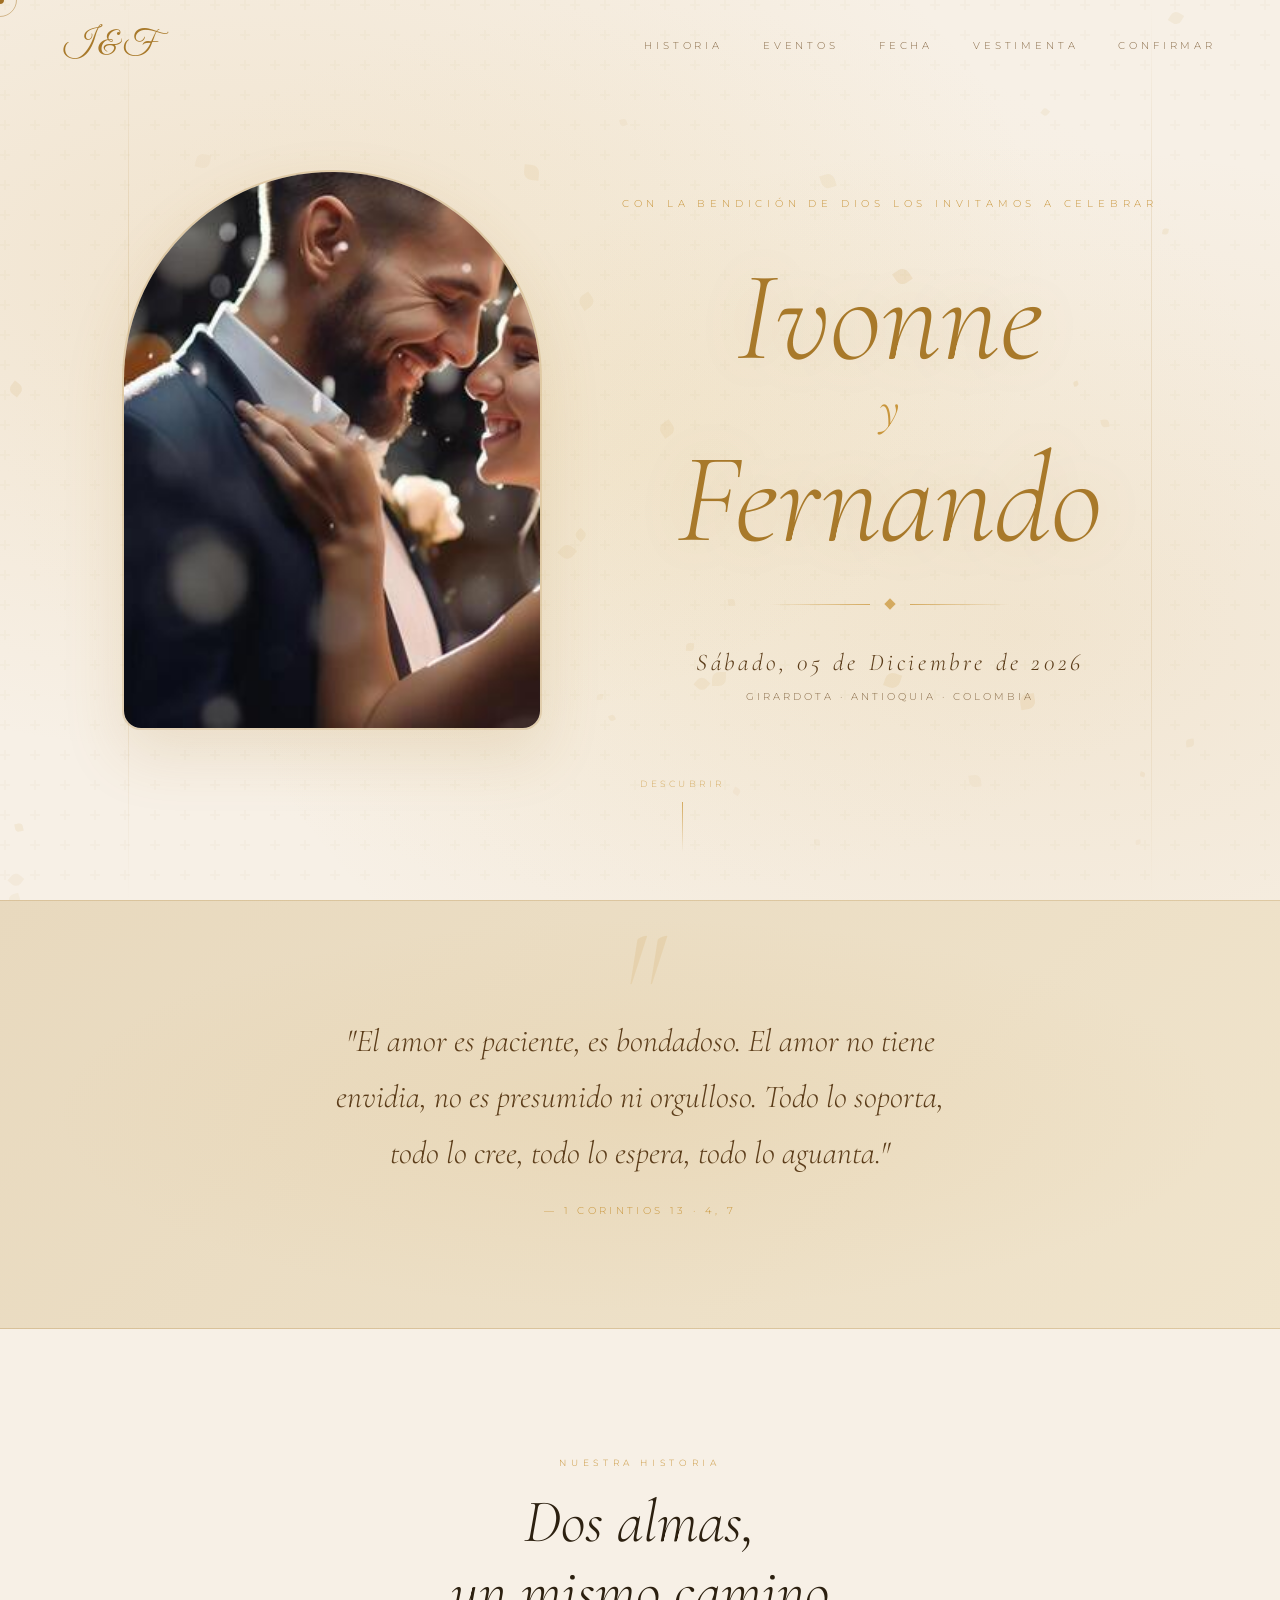
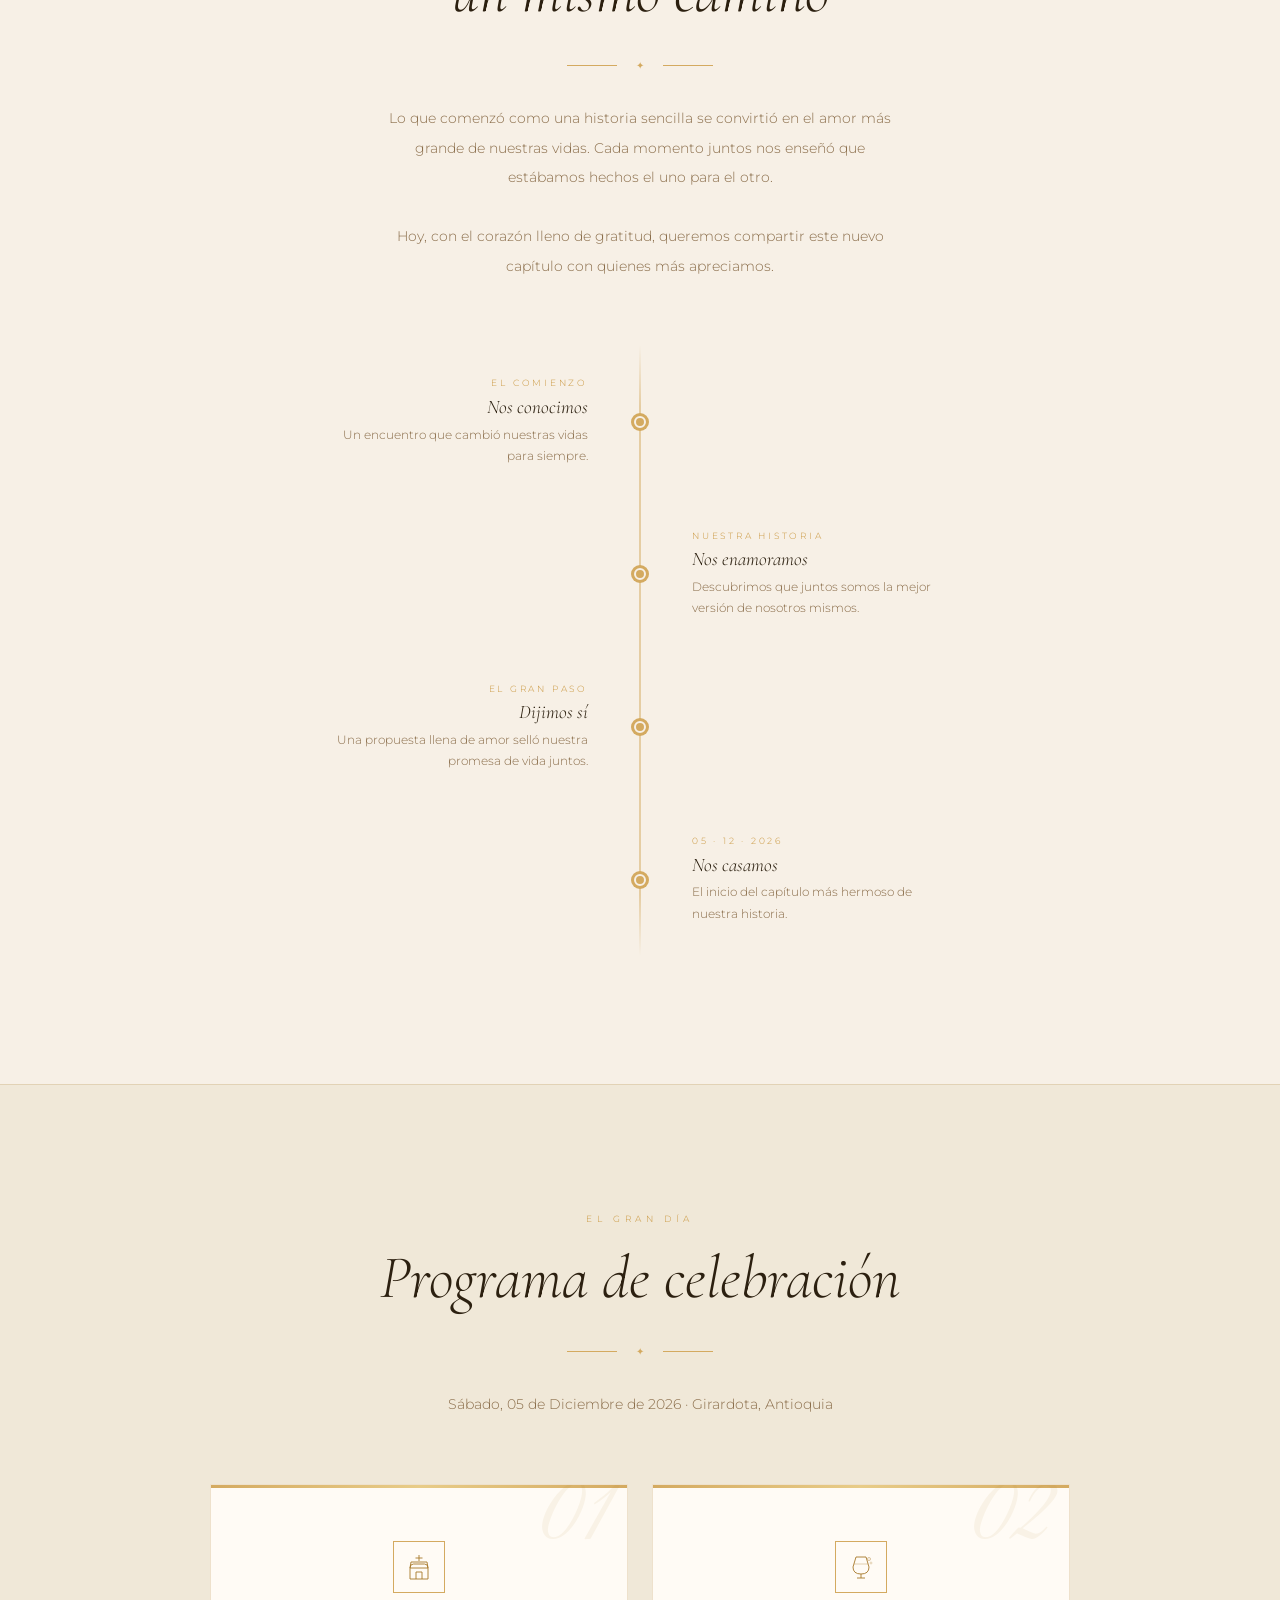
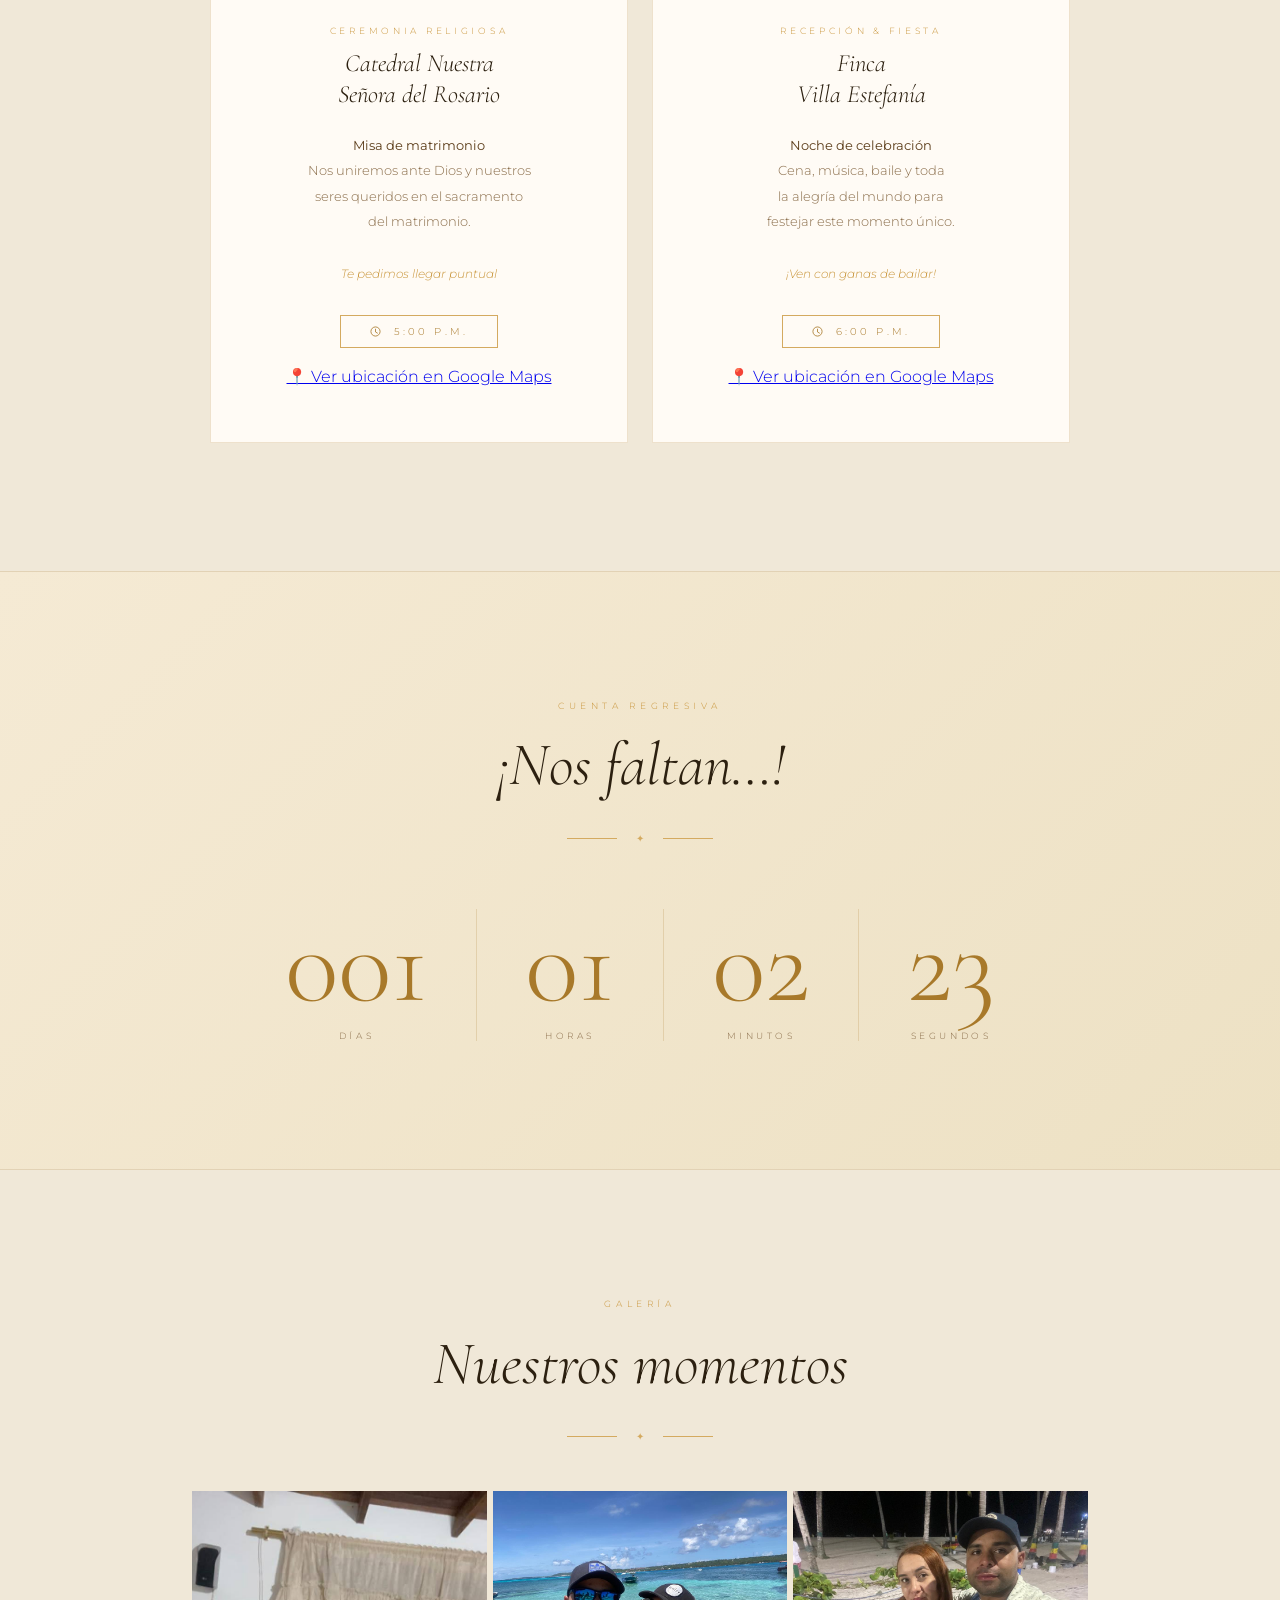
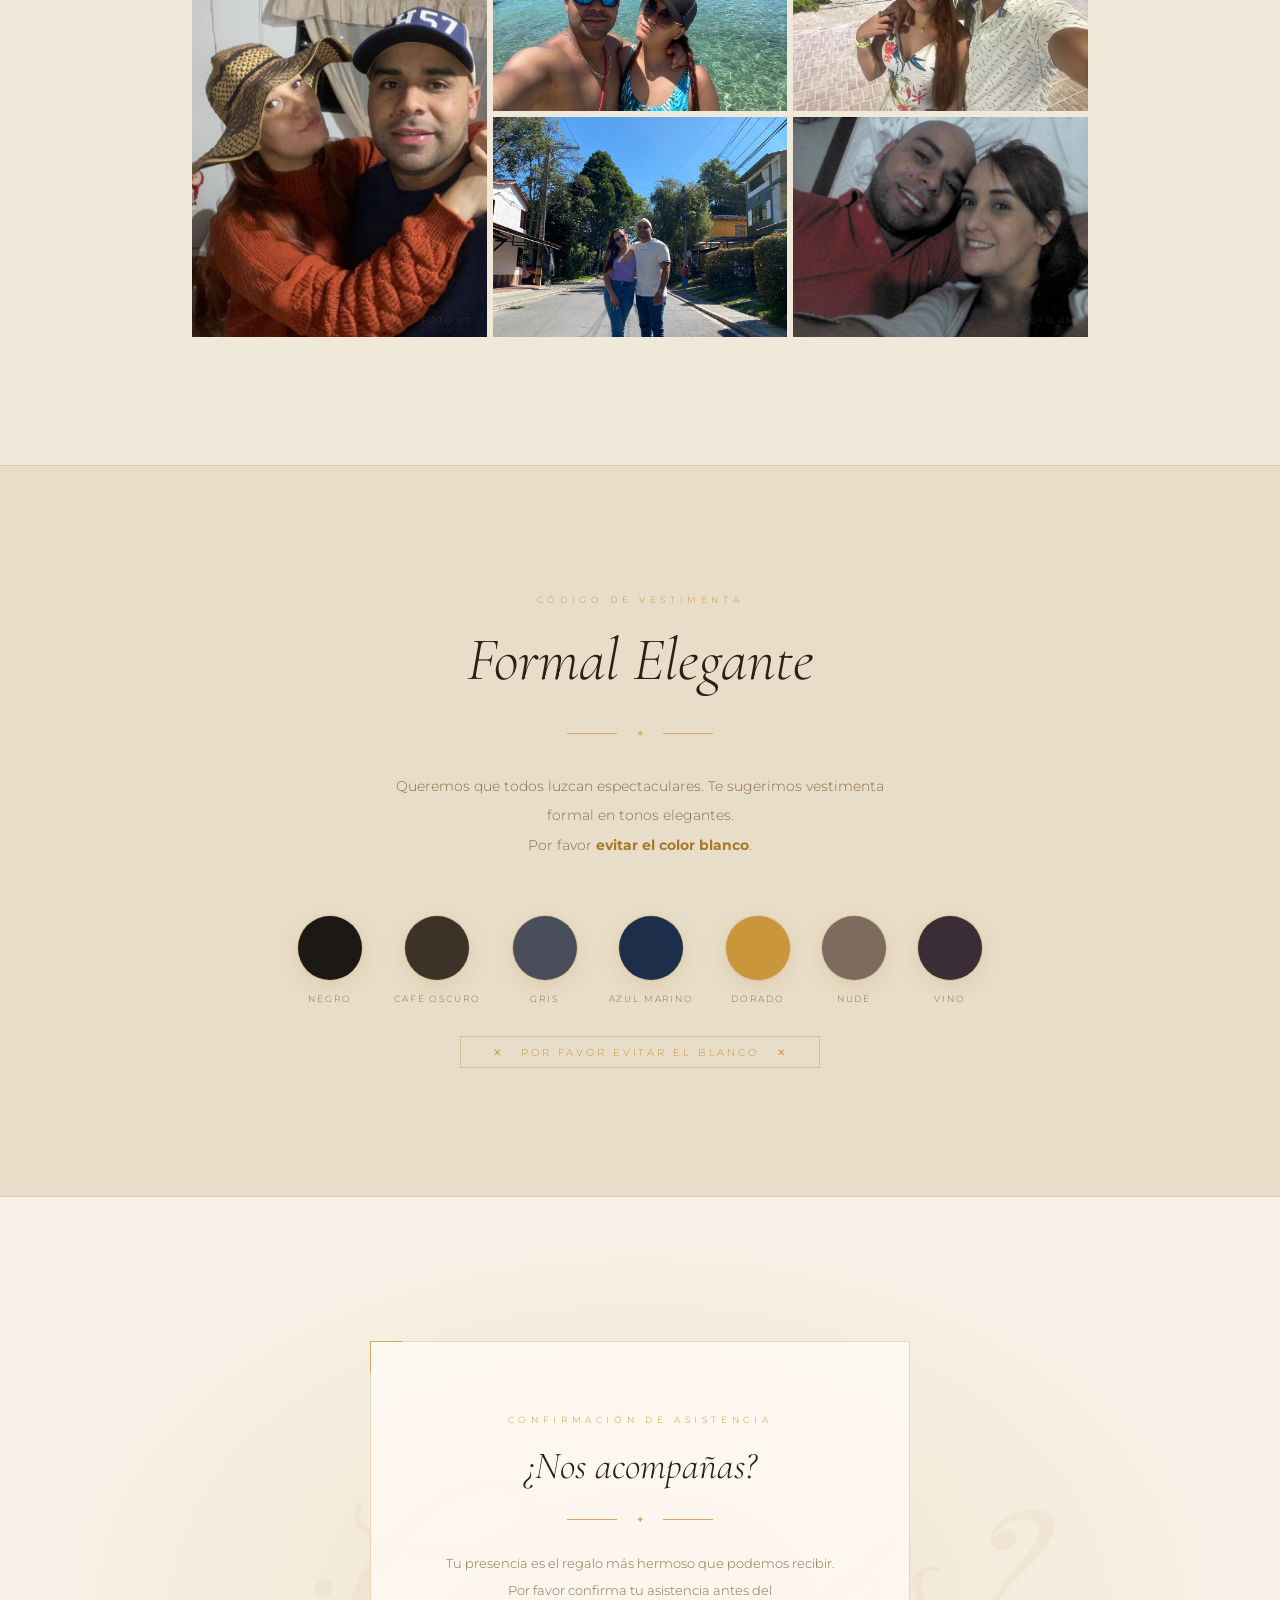
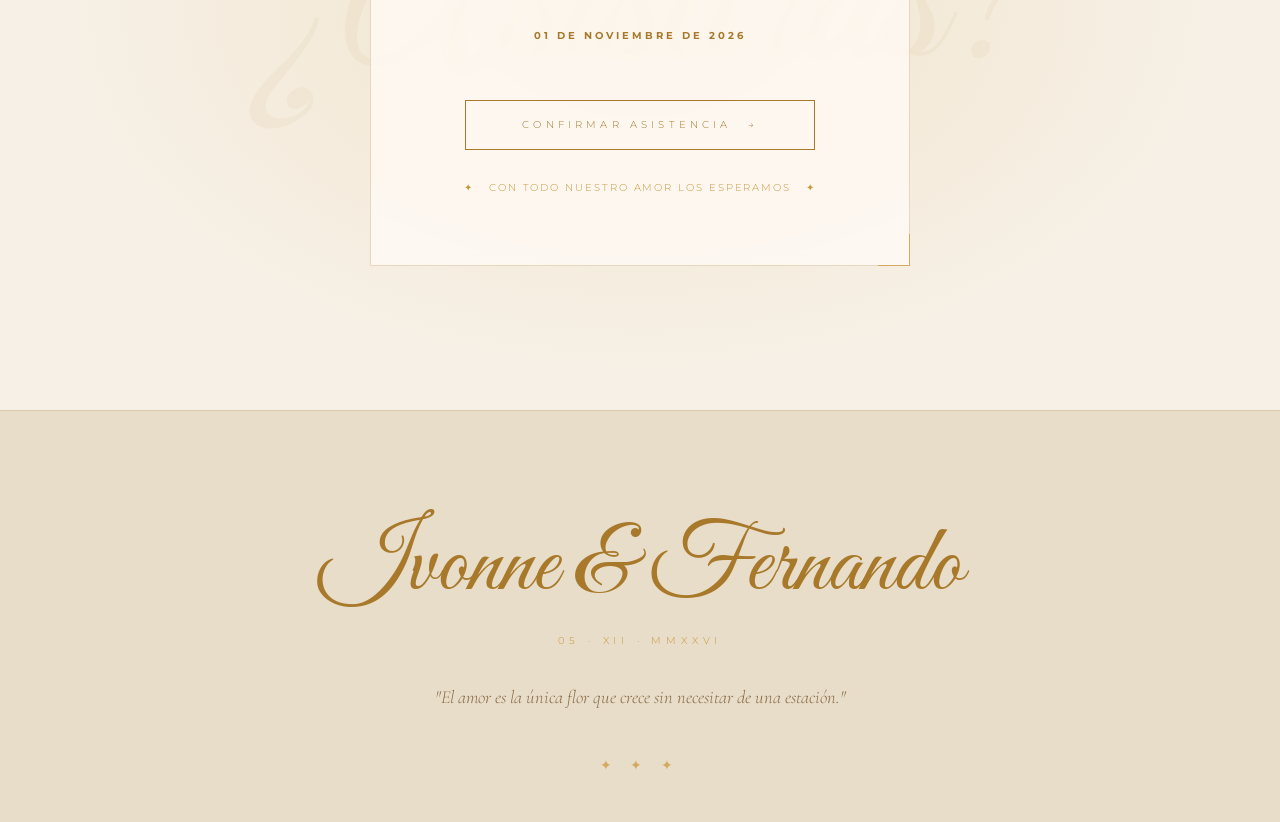
<file: indexoriginal.html>
<!DOCTYPE html>
<html lang="es">
<head>
<meta charset="UTF-8"/>
<meta name="viewport" content="width=device-width, initial-scale=1.0"/>
<meta name="description" content="Invitación de boda · Ivonne & Fernando · 05 de Diciembre 2026"/>
<title>Ivonne & Fernando · 05.12.2026</title>
<link href="https://fonts.googleapis.com/css2?family=Cormorant+Garamond:ital,wght@0,300;0,400;0,600;1,300;1,400;1,600&family=Great+Vibes&family=Montserrat:wght@200;300;400;500&display=swap" rel="stylesheet"/>
<style>
:root{
  --bg:      #f7f0e6;
  --bg2:     #f0e8d8;
  --bg3:     #e8ddc8;
  --gold:    #a8792a;
  --gold2:   #c9963c;
  --gold3:   #d4aa60;
  --goldlt:  #e8cc88;
  --dark:    #2c2010;
  --brown:   #5c3d1a;
  --text:    #3a2a14;
  --muted:   #8a6d4a;
  --white:   #fffbf5;
  --border:  rgba(168,121,42,.2);
}
*,*::before,*::after{box-sizing:border-box;margin:0;padding:0}
html{scroll-behavior:smooth}
body{background:var(--bg);color:var(--text);font-family:'Montserrat',sans-serif;font-weight:300;overflow-x:hidden;cursor:none}

/* cursor */
.cursor{position:fixed;width:8px;height:8px;background:var(--gold);border-radius:50%;pointer-events:none;z-index:9999;transform:translate(-50%,-50%);transition:width .3s,height .3s;mix-blend-mode:multiply}
.cursor-ring{position:fixed;width:34px;height:34px;border:1px solid rgba(168,121,42,.45);border-radius:50%;pointer-events:none;z-index:9998;transform:translate(-50%,-50%);transition:all .25s ease}

::-webkit-scrollbar{width:3px}
::-webkit-scrollbar-track{background:var(--bg)}
::-webkit-scrollbar-thumb{background:var(--gold3)}

/* ── NAV ── */
nav{
  position:fixed;top:0;left:0;right:0;z-index:200;
  display:flex;justify-content:space-between;align-items:center;
  padding:1.6rem 4rem;
  transition:background .5s,padding .5s,box-shadow .5s;
}
nav.scrolled{
  background:rgba(247,240,230,.96);
  padding:1rem 4rem;
  backdrop-filter:blur(12px);
  box-shadow:0 1px 0 var(--border);
}
.nav-logo{font-family:'Great Vibes',cursive;font-size:2rem;color:var(--gold);text-decoration:none}
.nav-links{display:flex;gap:2.5rem}
.nav-links a{font-size:.6rem;letter-spacing:.4em;text-transform:uppercase;color:var(--muted);text-decoration:none;transition:color .3s}
.nav-links a:hover{color:var(--gold)}
.nav-burger{display:none;flex-direction:column;gap:5px;cursor:pointer}
.nav-burger span{width:24px;height:1px;background:var(--gold);display:block}
@media(max-width:700px){
  .nav-links{display:none}
  .nav-burger{display:flex}
  nav{padding:1.4rem 2rem}
  nav.scrolled{padding:.9rem 2rem}
}

/* mobile menu */
.mobile-menu{
  display:none;position:fixed;inset:0;
  background:rgba(247,240,230,.98);
  z-index:150;flex-direction:column;align-items:center;justify-content:center;gap:2.5rem;
}
.mobile-menu.open{display:flex}
.mobile-menu a{font-family:'Cormorant Garamond',serif;font-style:italic;font-size:2.2rem;color:var(--text);text-decoration:none;transition:color .3s}
.mobile-menu a:hover{color:var(--gold)}
.mobile-close{position:absolute;top:2rem;right:2rem;font-size:1.5rem;color:var(--gold);cursor:pointer;background:none;border:none}

/* ── HERO ── */
.hero {
    position: relative; min-height: 100vh; display: flex; flex-direction: column;
    align-items: center; justify-content: center; text-align: center;
    padding: 60px 24px; z-index: 1; overflow: hidden;
}

/* champagne gradient bg */
.hero-bg{
  position:absolute;inset:0;z-index:0;
  background:
    radial-gradient(ellipse at 20% 30%,rgba(212,170,96,.18) 0%,transparent 55%),
    radial-gradient(ellipse at 80% 70%,rgba(200,150,60,.12) 0%,transparent 55%),
    radial-gradient(ellipse at 50% 50%,#f5ecda 0%,var(--bg) 70%);
  animation:breathe 10s ease-in-out infinite;
}
@keyframes breathe{0%,100%{opacity:1}50%{opacity:.88}}

/* subtle texture overlay */
.hero-bg::after{
  content:'';position:absolute;inset:0;
  background-image:url("data:image/svg+xml,%3Csvg width='60' height='60' viewBox='0 0 60 60' xmlns='http://www.w3.org/2000/svg'%3E%3Cg fill='none' fill-rule='evenodd'%3E%3Cg fill='%23a8792a' fill-opacity='0.03'%3E%3Cpath d='M36 34v-4h-2v4h-4v2h4v4h2v-4h4v-2h-4zm0-30V0h-2v4h-4v2h4v4h2V6h4V4h-4zM6 34v-4H4v4H0v2h4v4h2v-4h4v-2H6zM6 4V0H4v4H0v2h4v4h2V6h4V4H6z'/%3E%3C/g%3E%3C/g%3E%3C/svg%3E");
}

/* floating petals */
.petals{position:absolute;inset:0;pointer-events:none;overflow:hidden;z-index:1}
.petal{
  position:absolute;
  width:var(--w);height:var(--w);
  border-radius:50% 0 50% 0;
  background:rgba(212,170,96,var(--op));
  animation:drift var(--dur) ease-in-out var(--del) infinite alternate;
  transform:rotate(var(--rot));
}
@keyframes drift{
  from{transform:translateY(0) rotate(var(--rot)) scale(1)}
  to{transform:translateY(-30px) rotate(calc(var(--rot) + 20deg)) scale(.8)}
}

/* vertical gold lines */
.vline{
  position:absolute;top:0;bottom:0;width:1px;z-index:1;
  background:linear-gradient(to bottom,transparent,rgba(168,121,42,.15) 25%,rgba(168,121,42,.15) 75%,transparent);
}
.vline-l{left:10%}.vline-r{right:10%}

.hero-content{
  position:relative;z-index:2
}

.hero-layout{
    display:flex;
    align-items:center;
    justify-content:center;
    gap:80px;
    flex-wrap:wrap;
}

.hero-photo{
 width:420px;
    height:560px;
    overflow:hidden;
    border-radius:220px 220px 20px 20px;
    border:2px solid rgba(168,121,42,.25);
    box-shadow:0 25px 60px rgba(168,121,42,.15);
}

.hero-photo img{
  width:100%;
    height:100%;
    object-fit:cover;
}

.hero-text{
    max-width:600px;
}

@media(max-width:900px){
  .hero-photo{
    width: 220px;
    height: 300px;

     .hero-layout{
        flex-direction:column;
        gap:40px;
    }
  }
}

.hero-pre{
  font-size:.6rem;letter-spacing:.5em;text-transform:uppercase;
  color:var(--gold2);margin-bottom:3rem;
  opacity:0;animation:fadeUp .9s ease .4s forwards;
}

 .hero-names {
    font-family: 'Cormorant Garamond', serif; font-style: italic; font-weight: 300;
    font-size: clamp(3.8rem, 12vw, 8rem); line-height: 0.95; color: var(--gold);
    text-shadow: 0 0 60px rgba(166,124,58,0.2);
    opacity: 0; animation: fadeUp 1.2s 0.6s forwards;
}
.hero-connector{
  font-family:'Cormorant Garamond',serif;
  font-size:clamp(1.5rem,4vw,2.8rem);
  color:var(--gold2);font-style:italic;
  display:block;margin:.2em 0;
}

.hero-ornament{
  display:flex;align-items:center;gap:1rem;justify-content:center;
  margin:2.5rem auto;
  opacity:0;animation:fadeUp .9s ease 1.1s forwards;
}
.orn-line{flex:1;max-width:100px;height:1px;background:linear-gradient(to right,transparent,var(--gold3))}
.orn-line.r{background:linear-gradient(to left,transparent,var(--gold3))}
.orn-diamond{width:8px;height:8px;background:var(--gold3);transform:rotate(45deg);flex-shrink:0}

.hero-date{
  font-family:'Cormorant Garamond',serif;font-style:italic;
  font-size:clamp(1rem,2.5vw,1.5rem);color:var(--brown);
  letter-spacing:.15em;
  opacity:0;animation:fadeUp .9s ease 1.3s forwards;
}
.hero-sub{
  font-size:.62rem;letter-spacing:.3em;text-transform:uppercase;
  color:var(--muted);margin-top:.8rem;
  opacity:0;animation:fadeUp .9s ease 1.5s forwards;
}

.hero-scroll{
  position:absolute;bottom:3rem;left:50%;transform:translateX(-50%);
  z-index:2;display:flex;flex-direction:column;align-items:center;gap:.8rem;
  opacity:0;animation:fadeUp 1s ease 2.2s forwards;
}
.hero-scroll span{font-size:.55rem;letter-spacing:.4em;text-transform:uppercase;color:var(--gold3)}
.scroll-track{width:1px;height:50px;background:linear-gradient(to bottom,var(--gold3),transparent);position:relative;overflow:hidden}
.scroll-track::after{content:'';position:absolute;top:-100%;left:0;width:100%;height:100%;background:var(--gold);animation:drop 2s ease-in-out infinite}
@keyframes drop{0%{top:-100%}100%{top:200%}}

/* ── SHARED SECTION ── */
.sec{padding:8rem 2rem;max-width:960px;margin:0 auto;text-align:center}

.label{font-size:.58rem;letter-spacing:.5em;text-transform:uppercase;color:var(--gold2);margin-bottom:1.2rem;display:block}
.heading{
  font-family:'Cormorant Garamond',serif;font-style:italic;font-weight:300;
  font-size:clamp(2.2rem,5vw,3.8rem);color:var(--dark);line-height:1.15;margin-bottom:1.5rem;
}
.subtext{font-size:.88rem;line-height:2.1;color:var(--muted);max-width:520px;margin:0 auto}

.gold-sep{display:flex;align-items:center;gap:1.2rem;justify-content:center;margin:2rem auto}
.gold-sep span{width:50px;height:1px;background:var(--gold3)}
.gold-sep i{font-style:normal;color:var(--gold3);font-size:.65rem}

/* ── BAND (alternating section bg) ── */
.band{background:var(--bg2);border-top:1px solid var(--border);border-bottom:1px solid var(--border);padding:8rem 2rem;text-align:center}
.band2{background:var(--bg3);border-top:1px solid var(--border);border-bottom:1px solid var(--border);padding:8rem 2rem;text-align:center}

/* ── QUOTE ── */
.quote-band{
  background:linear-gradient(135deg,#e8d9be,#f0e4cc);
  border-top:1px solid rgba(168,121,42,.25);
  border-bottom:1px solid rgba(168,121,42,.25);
  padding:7rem 2rem;text-align:center;position:relative;overflow:hidden;
}
.quote-band::before{
  content:'';position:absolute;inset:0;
  background:radial-gradient(ellipse at center,rgba(212,170,96,.12) 0%,transparent 65%);
}
.quote-mark{
  font-family:'Cormorant Garamond',serif;font-size:9rem;line-height:.8;
  color:var(--gold3);opacity:.2;position:absolute;top:1.5rem;left:50%;
  transform:translateX(-50%);user-select:none;font-style:italic;
}
.quote-text{
  font-family:'Cormorant Garamond',serif;font-style:italic;font-weight:300;
  font-size:clamp(1.3rem,3vw,2rem);color:var(--brown);
  max-width:640px;margin:0 auto;line-height:1.75;position:relative;z-index:1;
}
.quote-source{font-size:.6rem;letter-spacing:.35em;text-transform:uppercase;color:var(--gold2);margin-top:1.5rem;display:block}

/* ── TIMELINE ── */
.timeline{display:flex;flex-direction:column;max-width:680px;margin:4rem auto 0;position:relative}
.timeline::before{
  content:'';position:absolute;left:50%;top:0;bottom:0;
  width:1px;background:linear-gradient(to bottom,transparent,var(--gold3) 10%,var(--gold3) 90%,transparent);
  transform:translateX(-50%);
}
.t-item{display:grid;grid-template-columns:1fr 40px 1fr;align-items:center;padding:2rem 0}
.t-text{padding:0 2rem;text-align:right}
.t-text.right{text-align:left}
.t-dot{width:12px;height:12px;background:var(--gold3);border-radius:50%;border:2px solid var(--bg);box-shadow:0 0 0 3px var(--gold3);margin:0 auto;position:relative;z-index:1}
.t-year{font-size:.58rem;letter-spacing:.3em;color:var(--gold2);text-transform:uppercase;margin-bottom:.4rem}
.t-title{font-family:'Cormorant Garamond',serif;font-style:italic;font-size:1.2rem;color:var(--dark);margin-bottom:.3rem}
.t-desc{font-size:.78rem;color:var(--muted);line-height:1.7}
@media(max-width:620px){
  .timeline::before{left:18px}
  .t-item{grid-template-columns:36px 1fr}
  .t-text{text-align:left!important;padding:0 0 0 1.5rem}
  .t-text.left-side{display:none}
  .t-dot{margin:0}
}

/* ── EVENT CARDS ── */
.events-wrap{display:grid;grid-template-columns:1fr 1fr;gap:1.5rem;max-width:860px;margin:4rem auto 0}
@media(max-width:640px){.events-wrap{grid-template-columns:1fr}}

.ev-card{
  background:var(--white);
  border:1px solid var(--border);
  padding:3.5rem 2.5rem;position:relative;overflow:hidden;
  transition:transform .45s cubic-bezier(.25,.46,.45,.94),box-shadow .45s;
}
.ev-card:hover{transform:translateY(-6px);box-shadow:0 20px 50px rgba(168,121,42,.12)}
.ev-card::before{
  content:'';position:absolute;top:0;left:0;right:0;height:3px;
  background:linear-gradient(to right,var(--gold3),var(--goldlt),var(--gold3));
}
.ev-num{
  font-family:'Great Vibes',cursive;font-size:6rem;
  color:rgba(168,121,42,.07);position:absolute;top:-1rem;right:1rem;
  line-height:1;user-select:none;
}
.ev-icon-wrap{
  width:52px;height:52px;border:1px solid var(--gold3);
  display:flex;align-items:center;justify-content:center;
  margin:0 auto 2rem;
}
.ev-tag{font-size:.58rem;letter-spacing:.4em;text-transform:uppercase;color:var(--gold2);margin-bottom:.8rem}
.ev-name{
  font-family:'Cormorant Garamond',serif;font-style:italic;font-weight:300;
  font-size:1.55rem;color:var(--dark);margin-bottom:1.4rem;line-height:1.25;
}
.ev-info{font-size:.8rem;color:var(--muted);line-height:2}
.ev-info strong{color:var(--brown);font-weight:400}
.ev-time{
  display:inline-flex;align-items:center;gap:.8rem;margin-top:1.8rem;
  padding:.55rem 1.8rem;border:1px solid var(--gold3);
  font-size:.65rem;letter-spacing:.3em;text-transform:uppercase;color:var(--gold);
  transition:background .3s,color .3s;
}
.ev-time:hover{background:var(--gold);color:var(--white)}

/* ── COUNTDOWN ── */
.cd-outer{
  padding:8rem 2rem;text-align:center;
  background:linear-gradient(135deg,#f5ead4,#ede1c4);
}
.cd-wrap{display:flex;align-items:flex-start;justify-content:center;gap:0;margin-top:4rem;flex-wrap:wrap}
.cd-block{
  display:flex;flex-direction:column;align-items:center;padding:0 3rem;
  border-right:1px solid rgba(168,121,42,.2);
}
.cd-block:last-child{border-right:none}
.cd-n{
  font-family:'Cormorant Garamond',serif;font-weight:300;
  font-size:clamp(4rem,10vw,7rem);color:var(--gold);line-height:1;
}
.cd-l{font-size:.55rem;letter-spacing:.4em;text-transform:uppercase;color:var(--muted);margin-top:.6rem}
@media(max-width:600px){
  .cd-block{padding:1.5rem;border-right:none;border-bottom:1px solid var(--border)}
  .cd-block:last-child{border-bottom:none}
  .cd-wrap{flex-direction:column;align-items:center}
}

/* ── GALLERY ── */
.gallery-band{background:var(--bg2);border-top:1px solid var(--border);padding:8rem 0}
.gallery-inner{max-width:960px;margin:0 auto;padding:0 2rem;text-align:center}
.mosaic{
  display:grid;grid-template-columns:repeat(3,1fr);
  grid-template-rows:220px 220px;gap:6px;margin-top:3rem;
}
.mosaic-item:first-child{grid-row:1/3}
.mosaic-item{overflow:hidden;position:relative;background:var(--bg3)}
.mosaic-placeholder{
  width:100%;height:100%;display:flex;align-items:center;justify-content:center;
  transition:transform .6s ease;
  background:linear-gradient(135deg,var(--bg3),var(--bg2));
}
.mosaic-item:hover .mosaic-placeholder{transform:scale(1.04)}
.mosaic-item img{width:100%;height:100%;object-fit:cover;display:block;transition:transform .6s ease}
.mosaic-item:hover img{transform:scale(1.05)}
.ph-text{font-family:'Great Vibes',cursive;font-size:3.5rem;color:rgba(168,121,42,.25);user-select:none}
.ph-label{
  position:absolute;bottom:.8rem;right:1rem;
  font-size:.52rem;letter-spacing:.25em;text-transform:uppercase;color:rgba(168,121,42,.4);
}

/* ── DRESSCODE ── */
.dress-grid{display:flex;justify-content:center;gap:2rem;flex-wrap:wrap;margin-top:3.5rem}
.swatch-item{display:flex;flex-direction:column;align-items:center;gap:.8rem}
.swatch{
  width:64px;height:64px;border-radius:50%;
  box-shadow:0 0 0 1px var(--border),0 6px 20px rgba(168,121,42,.15);
  transition:transform .3s,box-shadow .3s;
}
.swatch:hover{transform:scale(1.1);box-shadow:0 0 0 2px var(--gold3),0 10px 28px rgba(168,121,42,.25)}
.swatch-name{font-size:.58rem;letter-spacing:.2em;text-transform:uppercase;color:var(--muted)}
.no-white{
  display:inline-block;margin-top:2rem;padding:.6rem 2rem;
  border:1px solid rgba(168,121,42,.3);
  font-size:.6rem;letter-spacing:.3em;text-transform:uppercase;color:var(--gold2);
}

/* ── RSVP ── */
.rsvp-outer{
  padding:9rem 2rem;text-align:center;
  background:radial-gradient(ellipse at center,#f0e4cc 0%,var(--bg) 65%);
  position:relative;overflow:hidden;
}
.rsvp-watermark{
  font-family:'Great Vibes',cursive;
  font-size:clamp(5rem,18vw,14rem);
  color:rgba(168,121,42,.05);
  position:absolute;left:50%;top:50%;
  transform:translate(-50%,-50%);
  user-select:none;white-space:nowrap;pointer-events:none;
}
.rsvp-box{
  max-width:540px;margin:0 auto;
  border:1px solid rgba(168,121,42,.25);
  padding:4.5rem 4rem;position:relative;
  background:rgba(255,251,245,.8);
  backdrop-filter:blur(4px);
}
.rsvp-box::before,.rsvp-box::after{
  content:'';position:absolute;width:32px;height:32px;
  border-color:var(--gold3);border-style:solid;
}
.rsvp-box::before{top:-1px;left:-1px;border-width:1px 0 0 1px}
.rsvp-box::after{bottom:-1px;right:-1px;border-width:0 1px 1px 0}
.rsvp-deadline{
  font-size:.62rem;letter-spacing:.3em;text-transform:uppercase;
  color:var(--muted);margin-top:1.5rem;display:block;
}
.rsvp-deadline strong{color:var(--gold)}

.btn{
  display:inline-flex;align-items:center;gap:1rem;
  margin-top:2.5rem;padding:1.1rem 3.5rem;
  border:1px solid var(--gold);
  font-family:'Montserrat',sans-serif;font-weight:300;font-size:.65rem;
  letter-spacing:.4em;text-transform:uppercase;
  color:var(--gold);text-decoration:none;
  position:relative;overflow:hidden;transition:color .4s;
}
.btn::before{
  content:'';position:absolute;inset:0;background:var(--gold);
  transform:scaleX(0);transform-origin:left;
  transition:transform .4s cubic-bezier(.25,.46,.45,.94);z-index:0;
}
.btn:hover::before{transform:scaleX(1)}
.btn:hover{color:var(--white)}
.btn span,.btn-arrow{position:relative;z-index:1}
.btn-arrow{transition:transform .4s}
.btn:hover .btn-arrow{transform:translateX(4px)}

/* ── FOOTER ── */
footer{
  background:var(--bg3);
  border-top:1px solid rgba(168,121,42,.2);
  padding:6rem 2rem 3rem;text-align:center;
}
.ft-script{font-family:'Great Vibes',cursive;font-size:clamp(3rem,8vw,6rem);color:var(--gold);margin-bottom:.5rem}
.ft-date{font-size:.6rem;letter-spacing:.5em;text-transform:uppercase;color:var(--gold2);margin-bottom:2.5rem}
.ft-msg{font-family:'Cormorant Garamond',serif;font-style:italic;font-size:1.15rem;color:var(--muted);margin-bottom:3rem}
.ft-ornament{font-size:.9rem;color:var(--gold3);opacity:.5;letter-spacing:.5em}

/* ── ANIMATIONS ── */
@keyframes fadeUp{from{opacity:0;transform:translateY(22px)}to{opacity:1;transform:translateY(0)}}
.reveal{opacity:0;transform:translateY(26px);transition:opacity .9s ease,transform .9s ease}
.reveal.up{opacity:1;transform:translateY(0)}
.d1{transition-delay:.12s}.d2{transition-delay:.24s}.d3{transition-delay:.36s}.d4{transition-delay:.48s}
</style>
</head>
<body>

<div class="cursor" id="cur"></div>
<div class="cursor-ring" id="curRing"></div>

<!-- MOBILE MENU -->
<div class="mobile-menu" id="mobileMenu">
  <button class="mobile-close" id="mobileClose">✕</button>
  <a href="#historia" onclick="closeMobile()">Historia</a>
  <a href="#eventos" onclick="closeMobile()">Eventos</a>
  <a href="#fecha" onclick="closeMobile()">Fecha</a>
  <a href="#vestimenta" onclick="closeMobile()">Vestimenta</a>
  <a href="#rsvp" onclick="closeMobile()">Confirmar</a>
</div>

<!-- NAV -->
<nav id="mainNav">
  <a href="#" class="nav-logo">I & F</a>
  <div class="nav-links">
    <a href="#historia">Historia</a>
    <a href="#eventos">Eventos</a>
    <a href="#fecha">Fecha</a>
    <a href="#vestimenta">Vestimenta</a>
    <a href="#rsvp">Confirmar</a>
  </div>
  <div class="nav-burger" id="burger">
    <span></span><span></span><span></span>
  </div>
</nav>

<!-- ══ HERO ══ -->
<section class="hero">
  <div class="hero-bg"></div>
  <div class="petals" id="petals"></div>
  <div class="vline vline-l"></div>
  <div class="vline vline-r"></div>

  <div class="hero-content hero-layout">

    <div class="hero-photo">
        <img src="novios.jpg" alt="Ivonne y Fernando">
    </div>

    <div class="hero-text">
        <p class="hero-pre">
            Con la bendición de Dios los invitamos a celebrar
        </p>

        <h1 class="hero-names">
            Ivonne
            <span class="hero-connector">y</span>
            Fernando
        </h1>

        <div class="hero-ornament">
            <div class="orn-line"></div>
            <div class="orn-diamond"></div>
            <div class="orn-line r"></div>
        </div>

        <p class="hero-date">Sábado, 05 de Diciembre de 2026</p>
        <p class="hero-sub">Girardota · Antioquia · Colombia</p>
    </div>

</div>

  <div class="hero-scroll">
    <span>Descubrir</span>
    <div class="scroll-track"></div>
  </div>
</section>

<!-- ══ QUOTE ══ -->
<div class="quote-band">
  <div class="quote-mark">"</div>
  <p class="quote-text reveal">"El amor es paciente, es bondadoso. El amor no tiene envidia, no es presumido ni orgulloso. Todo lo soporta, todo lo cree, todo lo espera, todo lo aguanta."</p>
  <span class="quote-source reveal d1">— 1 Corintios 13 · 4, 7</span>
</div>

<!-- ══ HISTORIA ══ -->
<div id="historia">
  <div class="sec">
    <span class="label reveal">Nuestra historia</span>
    <h2 class="heading reveal d1">Dos almas,<br/>un mismo camino</h2>
    <div class="gold-sep reveal d2"><span></span><i>✦</i><span></span></div>
    <p class="subtext reveal d2">Lo que comenzó como una historia sencilla se convirtió en el amor más grande de nuestras vidas. Cada momento juntos nos enseñó que estábamos hechos el uno para el otro.<br/><br/>Hoy, con el corazón lleno de gratitud, queremos compartir este nuevo capítulo con quienes más apreciamos.</p>
    <div class="timeline">
      <div class="t-item reveal">
        <div class="t-text">
          <p class="t-year">El comienzo</p>
          <p class="t-title">Nos conocimos</p>
          <p class="t-desc">Un encuentro que cambió nuestras vidas para siempre.</p>
        </div>
        <div class="t-dot"></div>
        <div class="t-text right"></div>
      </div>
      <div class="t-item reveal d1">
        <div class="t-text left-side"></div>
        <div class="t-dot"></div>
        <div class="t-text right">
          <p class="t-year">Nuestra historia</p>
          <p class="t-title">Nos enamoramos</p>
          <p class="t-desc">Descubrimos que juntos somos la mejor versión de nosotros mismos.</p>
        </div>
      </div>
      <div class="t-item reveal d2">
        <div class="t-text">
          <p class="t-year">El gran paso</p>
          <p class="t-title">Dijimos sí</p>
          <p class="t-desc">Una propuesta llena de amor selló nuestra promesa de vida juntos.</p>
        </div>
        <div class="t-dot"></div>
        <div class="t-text right"></div>
      </div>
      <div class="t-item reveal d3">
        <div class="t-text left-side"></div>
        <div class="t-dot"></div>
        <div class="t-text right">
          <p class="t-year">05 · 12 · 2026</p>
          <p class="t-title">Nos casamos</p>
          <p class="t-desc">El inicio del capítulo más hermoso de nuestra historia.</p>
        </div>
      </div>
    </div>
  </div>
</div>

<!-- ══ EVENTOS ══ -->
<div class="band" id="eventos">
  <div style="max-width:900px;margin:0 auto">
    <span class="label reveal">El gran día</span>
    <h2 class="heading reveal d1">Programa de celebración</h2>
    <div class="gold-sep reveal d2"><span></span><i>✦</i><span></span></div>
    <p class="subtext reveal d2">Sábado, 05 de Diciembre de 2026 · Girardota, Antioquia</p>
    <div class="events-wrap">

      <div class="ev-card reveal">
        <span class="ev-num">01</span>
        <div class="ev-icon-wrap">
          <svg width="26" height="26" viewBox="0 0 26 26" fill="none">
            <path d="M13 1L13 7" stroke="#a8792a" stroke-width=".9"/>
            <path d="M9.5 4L16.5 4" stroke="#a8792a" stroke-width=".9"/>
            <path d="M4 25L4 14Q4 10 7.5 10L18.5 10Q22 10 22 14L22 25" stroke="#a8792a" stroke-width=".9" fill="none"/>
            <path d="M4 25L22 25" stroke="#a8792a" stroke-width=".9"/>
            <path d="M10 25L10 18L16 18L16 25" stroke="#a8792a" stroke-width=".9"/>
            <path d="M5 8L13 8L21 8L22 14L4 14Z" stroke="#a8792a" stroke-width=".9" fill="none"/>
          </svg>
        </div>
        <p class="ev-tag">Ceremonia Religiosa</p>
        <h3 class="ev-name">Catedral Nuestra<br/>Señora del Rosario</h3>
        <p class="ev-info">
          <strong>Misa de matrimonio</strong><br/>
          Nos uniremos ante Dios y nuestros<br/>seres queridos en el sacramento<br/>del matrimonio.<br/><br/>
          <em style="font-size:.75rem;color:var(--gold2)">Te pedimos llegar puntual</em>
        </p>
        <div class="ev-time">
          <svg width="11" height="11" viewBox="0 0 12 12" fill="none"><circle cx="6" cy="6" r="5" stroke="currentColor" stroke-width=".9"/><path d="M6 3L6 6.5L8.5 8" stroke="currentColor" stroke-width=".9"/></svg>
          5:00 p.m.
        </div><br/><br/>
		<a href="https://maps.app.goo.gl/zvV3GTA6fsHLoU5c9" target="_blank" class="boton-mapa">📍 Ver ubicación en Google Maps</a>
      </div>

      <div class="ev-card reveal d1">
        <span class="ev-num">02</span>
        <div class="ev-icon-wrap">
          <svg width="26" height="26" viewBox="0 0 26 26" fill="none">
            <path d="M8 3L18 3L21 13Q21 20 13 20Q5 20 5 13Z" stroke="#a8792a" stroke-width=".9" fill="none"/>
            <path d="M13 20L13 24" stroke="#a8792a" stroke-width=".9"/>
            <path d="M9 24L17 24" stroke="#a8792a" stroke-width=".9"/>
            <path d="M6 10L20 10" stroke="#a8792a" stroke-width=".7" opacity=".5"/>
            <circle cx="21" cy="5" r="1.5" stroke="#a8792a" stroke-width=".7" opacity=".6"/>
            <circle cx="23" cy="9" r="1" stroke="#a8792a" stroke-width=".7" opacity=".4"/>
          </svg>
        </div>
        <p class="ev-tag">Recepción & Fiesta</p>
        <h3 class="ev-name">Finca<br/>Villa Estefanía</h3>
        <p class="ev-info">
          <strong>Noche de celebración</strong><br/>
          Cena, música, baile y toda<br/>la alegría del mundo para<br/>festejar este momento único.<br/><br/>
          <em style="font-size:.75rem;color:var(--gold2)">¡Ven con ganas de bailar!</em>
        </p>
        <div class="ev-time">
          <svg width="11" height="11" viewBox="0 0 12 12" fill="none"><circle cx="6" cy="6" r="5" stroke="currentColor" stroke-width=".9"/><path d="M6 3L6 6.5L8.5 8" stroke="currentColor" stroke-width=".9"/></svg>
          6:00 p.m.
        </div><br/><br/>
		<a href="https://maps.google.com/?q=Finca+Villa+Estefania" target="_blank" class="boton-mapa">📍 Ver ubicación en Google Maps</a>
		<div class="ubicacion">
  </a>
</div>
      </div>

    </div>
  </div>
</div>

<!-- ══ COUNTDOWN ══ -->
<div class="cd-outer" id="fecha">
  <span class="label reveal">Cuenta regresiva</span>
  <h2 class="heading reveal d1">¡Nos faltan…!</h2>
  <div class="gold-sep reveal d2"><span></span><i>✦</i><span></span></div>
  <div class="cd-wrap">
    <div class="cd-block reveal"><span class="cd-n" id="cd-d">---</span><span class="cd-l">Días</span></div>
    <div class="cd-block reveal d1"><span class="cd-n" id="cd-h">--</span><span class="cd-l">Horas</span></div>
    <div class="cd-block reveal d2"><span class="cd-n" id="cd-m">--</span><span class="cd-l">Minutos</span></div>
    <div class="cd-block reveal d3"><span class="cd-n" id="cd-s">--</span><span class="cd-l">Segundos</span></div>
  </div>
</div>

<!-- ══ GALERÍA ══ -->
<div class="gallery-band">
  <div class="gallery-inner">
    <span class="label reveal">Galería</span>
    <h2 class="heading reveal d1">Nuestros momentos</h2>
    <div class="gold-sep reveal d2"><span></span><i>✦</i><span></span></div>
  
    <div class="mosaic reveal">
      <div class="mosaic-item">
        <img src="foto1.jpg" alt="Foto 1" onerror="this.style.display='none';this.nextElementSibling.style.display='flex'">
        <div class="mosaic-placeholder"><span class="ph-text">I & F</span></div>
        <span class="ph-label">foto 01</span>
      </div>
      <div class="mosaic-item">
        <img src="foto2.jpg" alt="Foto 2" onerror="this.style.display='none';this.nextElementSibling.style.display='flex'">
        <div class="mosaic-placeholder"><span class="ph-text">♡</span></div>
        <span class="ph-label">foto 02</span>
      </div>
      <div class="mosaic-item">
        <img src="foto3.jpg" alt="Foto 3" onerror="this.style.display='none';this.nextElementSibling.style.display='flex'">
        <div class="mosaic-placeholder"><span class="ph-text">✦</span></div>
        <span class="ph-label">foto 03</span>
      </div>
      <div class="mosaic-item">
        <img src="foto4.jpg" alt="Foto 4" onerror="this.style.display='none';this.nextElementSibling.style.display='flex'">
        <div class="mosaic-placeholder"><span class="ph-text">2026</span></div>
        <span class="ph-label">foto 04</span>
      </div>
      <div class="mosaic-item">
        <img src="foto5.jpg" alt="Foto 5" onerror="this.style.display='none';this.nextElementSibling.style.display='flex'">
        <div class="mosaic-placeholder"><span class="ph-text">♡</span></div>
        <span class="ph-label">foto 05</span>
      </div>
    </div>
  </div>
</div>

<!-- ══ VESTIMENTA ══ -->
<div class="band2" id="vestimenta">
  <div style="max-width:700px;margin:0 auto;text-align:center">
    <span class="label reveal">Código de vestimenta</span>
    <h2 class="heading reveal d1">Formal Elegante</h2>
    <div class="gold-sep reveal d2"><span></span><i>✦</i><span></span></div>
    <p class="subtext reveal d2">Queremos que todos luzcan espectaculares. Te sugerimos vestimenta formal en tonos elegantes.<br/>Por favor <strong style="color:var(--gold)">evitar el color blanco</strong>.</p>
    <div class="dress-grid reveal">
      <div class="swatch-item"><div class="swatch" style="background:#1c1814"></div><span class="swatch-name">Negro</span></div>
      <div class="swatch-item"><div class="swatch" style="background:#3d3228"></div><span class="swatch-name">Café oscuro</span></div>
      <div class="swatch-item"><div class="swatch" style="background:#4a4e5a"></div><span class="swatch-name">Gris</span></div>
      <div class="swatch-item"><div class="swatch" style="background:#1c2e4a"></div><span class="swatch-name">Azul marino</span></div>
      <div class="swatch-item"><div class="swatch" style="background:#c9963c"></div><span class="swatch-name">Dorado</span></div>
      <div class="swatch-item"><div class="swatch" style="background:#7d6b5d"></div><span class="swatch-name">Nude</span></div>
      <div class="swatch-item"><div class="swatch" style="background:#3b2d35"></div><span class="swatch-name">Vino</span></div>
    </div>
    <div class="no-white reveal d1">✕ &nbsp; Por favor evitar el blanco &nbsp; ✕</div>
  </div>
</div>

<!-- ══ RSVP ══ -->
<div class="rsvp-outer" id="rsvp">
  <div class="rsvp-watermark">¿Asistirás?</div>
  <div class="rsvp-box reveal" style="position:relative;z-index:2">
    <span class="label">Confirmación de asistencia</span>
    <h2 class="heading" style="font-size:2.4rem;margin-bottom:1rem">¿Nos acompañas?</h2>
    <div class="gold-sep" style="margin:1.5rem auto"><span></span><i>✦</i><span></span></div>
    <p class="subtext" style="font-size:.82rem">Tu presencia es el regalo más hermoso que podemos recibir. Por favor confirma tu asistencia antes del</p>
    <span class="rsvp-deadline"><strong>01 de Noviembre de 2026</strong></span>
    <br/>
    <a class="btn" href="https://wa.me/?text=¡Confirmo%20mi%20asistencia%20a%20la%20boda%20de%20Ivonne%20%26%20Fernando%20el%2005%20de%20Diciembre%20de%202026!" target="_blank">
      <span>Confirmar asistencia</span>
      <span class="btn-arrow">→</span>
    </a>
    <p style="font-size:.6rem;letter-spacing:.2em;color:var(--gold2);margin-top:2rem;text-transform:uppercase">✦ &nbsp; Con todo nuestro amor los esperamos &nbsp; ✦</p>
  </div>
</div>

<!-- ══ FOOTER ══ -->
<footer>
  <p class="ft-script reveal">Ivonne &amp; Fernando</p>
  <p class="ft-date reveal">05 · XII · MMXXVI</p>
  <p class="ft-msg reveal">"El amor es la única flor que crece sin necesitar de una estación."</p>
  <p class="ft-ornament reveal">✦ ✦ ✦</p>
</footer>

<script>
/* cursor */
const cur=document.getElementById('cur'),ring=document.getElementById('curRing');
let mx=0,my=0,rx=0,ry=0;
document.addEventListener('mousemove',e=>{mx=e.clientX;my=e.clientY;cur.style.left=mx+'px';cur.style.top=my+'px'});
(function loop(){rx+=(mx-rx)*.12;ry+=(my-ry)*.12;ring.style.left=rx+'px';ring.style.top=ry+'px';requestAnimationFrame(loop)})();
document.querySelectorAll('a,button,.ev-card,.swatch,.mosaic-item').forEach(el=>{
  el.addEventListener('mouseenter',()=>{cur.style.width='14px';cur.style.height='14px';ring.style.width='50px';ring.style.height='50px'});
  el.addEventListener('mouseleave',()=>{cur.style.width='8px';cur.style.height='8px';ring.style.width='34px';ring.style.height='34px'});
});

/* petals */
const pe=document.getElementById('petals');
for(let i=0;i<40;i++){
  const p=document.createElement('div');p.className='petal';
  const s=4+Math.random()*12;
  p.style.cssText=`--w:${s}px;top:${Math.random()*100}%;left:${Math.random()*100}%;--dur:${3+Math.random()*5}s;--del:${Math.random()*7}s;--op:${.05+Math.random()*.12};--rot:${Math.random()*360}deg`;
  pe.appendChild(p);
}

/* nav */
window.addEventListener('scroll',()=>document.getElementById('mainNav').classList.toggle('scrolled',scrollY>80));

/* mobile menu */
document.getElementById('burger').addEventListener('click',()=>document.getElementById('mobileMenu').classList.add('open'));
document.getElementById('mobileClose').addEventListener('click',closeMobile);
function closeMobile(){document.getElementById('mobileMenu').classList.remove('open')}

/* countdown */
function tick(){
  const diff=new Date('2026-12-05T17:00:00')-new Date();
  if(diff<=0)return;
  document.getElementById('cd-d').textContent=String(Math.floor(diff/864e5)).padStart(3,'0');
  document.getElementById('cd-h').textContent=String(Math.floor(diff%864e5/36e5)).padStart(2,'0');
  document.getElementById('cd-m').textContent=String(Math.floor(diff%36e5/6e4)).padStart(2,'0');
  document.getElementById('cd-s').textContent=String(Math.floor(diff%6e4/1e3)).padStart(2,'0');
}
tick();setInterval(tick,1000);

/* reveal */
const obs=new IntersectionObserver(e=>{e.forEach(x=>{if(x.isIntersecting){x.target.classList.add('up');obs.unobserve(x.target)}})},{threshold:.1});
document.querySelectorAll('.reveal').forEach(r=>obs.observe(r));
</script>
</body>
</html>
</file>
<file: css/styles.css>
:root{--ink:#25352b;--olive:#69765a;--sage:#b9c0a8;--cream:#f8f5ed;--paper:#fffdf8;--gold:#b99a5b;--line:#dfe2d6;--muted:#7b8277}
*{box-sizing:border-box;margin:0;padding:0}
html{scroll-behavior:smooth}
body{background:var(--cream);color:var(--ink);font-family:"DM Sans",sans-serif;font-weight:300;line-height:1.7}
a{color:inherit;text-decoration:none}
button{font:inherit}
.container{width:min(1120px,calc(100% - 40px));margin:auto}
.eyebrow{font-size:.65rem;letter-spacing:.28em;text-transform:uppercase;color:var(--olive)}
.serif{font-family:"Cormorant Garamond",serif}
.script{font-family:"Great Vibes",cursive}
.btn{display:inline-flex;align-items:center;gap:14px;border:1px solid var(--ink);padding:13px 22px;font-size:.68rem;letter-spacing:.18em;text-transform:uppercase;transition:.3s}
.btn:hover{background:var(--ink);color:white}
.btn.gold{border-color:var(--gold);color:var(--gold)}
.btn.gold:hover{background:var(--gold);color:white}
header{position:fixed;top:0;left:0;right:0;z-index:20;padding:20px 0;transition:.3s}
header.scrolled{background:rgba(248,245,237,.94);backdrop-filter:blur(12px);padding:12px 0;border-bottom:1px solid var(--line)}
.nav{display:flex;align-items:center;justify-content:space-between}
.logo{font-family:"Great Vibes",cursive;font-size:2rem;color:var(--olive)}
.navlinks{display:flex;gap:28px;font-size:.67rem;letter-spacing:.12em;text-transform:uppercase;color:var(--muted)}
.navlinks a:hover{color:var(--ink)}
.menu{display:none;background:none;border:0;font-size:1.4rem;color:var(--ink)}
.hero{min-height:100vh;display:grid;grid-template-columns:1.05fr .95fr;align-items:center;gap:70px;padding:130px 0 80px;position:relative;overflow:hidden}
.hero:before{content:"";position:absolute;width:520px;height:520px;border-radius:50%;background:#e8eadf;right:-220px;top:-170px;z-index:-1}
.hero-copy{padding-left:5vw}
.hero-kicker{margin-bottom:25px}
.hero h1{font-size:clamp(4.2rem,8vw,8.4rem);font-weight:300;line-height:.78;letter-spacing:-.04em}
.hero h1 em{display:block;color:var(--olive);font-weight:300;font-size:.72em;margin:20px 0}
.hero-date{font-size:1.1rem;letter-spacing:.12em;margin:30px 0 8px}
.hero-place{font-size:.68rem;letter-spacing:.25em;text-transform:uppercase;color:var(--muted)}
.hero-actions{display:flex;gap:12px;flex-wrap:wrap;margin-top:35px}
.hero-image{position:relative}
.hero-image img{width:100%;height:650px;object-fit:cover;object-position:center;display:block;border-radius:180px 180px 8px 8px}
.hero-image:after{content:"";position:absolute;inset:16px -16px -16px 16px;border:1px solid var(--gold);border-radius:180px 180px 8px 8px;z-index:-1}
.floating-note{position:absolute;bottom:35px;left:-35px;background:var(--paper);padding:20px 25px;box-shadow:0 12px 35px #25352b12;font-size:.75rem}
.section{padding:115px 0}
.section.alt{background:#edf0e7}
.section-head{text-align:center;max-width:620px;margin:0 auto 55px}
.section-head h2{font-size:clamp(2.8rem,5vw,5rem);font-weight:300;line-height:1.05;margin:12px 0 20px}
.section-head p{color:var(--muted);font-size:.9rem}
.story{display:flex;justify-content:center;align-items:center;width:100%}
.story-copy h3{font-size:2.8rem;font-weight:300;line-height:1.05;margin:14px 0 24px}
.story-copy p{color:var(--muted);margin-bottom:18px}
.quote{background:var(--ink);color:white;text-align:center;padding:105px 20px}
.quote p{max-width:780px;margin:auto;font-size:clamp(1.7rem,3vw,3rem);line-height:1.35;font-weight:300}
.quote small{display:block;color:#c8cfbd;margin-top:28px;letter-spacing:.2em;text-transform:uppercase;font-size:.62rem}
.events{display:grid;grid-template-columns:1fr 1fr;gap:22px}
.event{background:var(--paper);border:1px solid var(--line);padding:45px;text-align:center;position:relative}
.event-number{font-size:5rem;color:#e1e5d9;position:absolute;top:10px;right:25px;line-height:1}
.event-icon{font-size:2rem;color:var(--gold)}
.event h3{font-size:2rem;font-weight:300;margin:15px 0}
.event p{color:var(--muted);font-size:.88rem}
.event .time{display:inline-block;margin:25px 0 18px;padding:8px 20px;border-top:1px solid var(--gold);border-bottom:1px solid var(--gold);letter-spacing:.16em;font-size:.7rem}
.maplink{font-size:.7rem;letter-spacing:.1em;text-transform:uppercase;color:var(--olive)}
.countdown{display:flex;justify-content:center;gap:0;margin-top:45px}
.count{min-width:130px;text-align:center;border-right:1px solid var(--line)}
.count:last-child{border:0}
.count strong{display:block;font-family:"Cormorant Garamond",serif;font-size:4.5rem;font-weight:300;line-height:1;color:var(--olive)}
.count span{font-size:.62rem;letter-spacing:.2em;text-transform:uppercase;color:var(--muted)}

.dress{display:flex;justify-content:center;gap:25px;flex-wrap:wrap;margin-top:35px}
.swatch{text-align:center;font-size:.65rem;letter-spacing:.1em;color:var(--muted)}
.swatch i{display:block;width:58px;height:58px;border-radius:50%;margin:0 auto 10px;border:3px solid var(--cream);box-shadow:0 0 0 1px var(--line)}
.rsvp{background:var(--paper);border:1px solid var(--line);max-width:650px;margin:auto;padding:65px 35px;text-align:center}
.rsvp h2{font-size:3.5rem;font-weight:300;line-height:1.05;margin:15px 0}
.rsvp p{color:var(--muted);font-size:.9rem}
footer{background:var(--ink);color:white;text-align:center;padding:80px 20px}
footer .script{font-size:4rem;color:#d4c39b}
footer p{color:#c8cfbd;font-size:.75rem;letter-spacing:.14em}
.music{position:fixed;right:22px;bottom:22px;z-index:30;width:48px;height:48px;border-radius:50%;border:1px solid var(--gold);background:var(--paper);color:var(--olive);cursor:pointer}
.music span{font-size:1.2rem}

/* Carrusel elegante - Nuestros momentos */
.moments{overflow:hidden}
.moments-carousel{position:relative;max-width:760px;margin:12px auto 0;padding:12px 48px 52px}
.carousel-viewport{overflow:hidden;border-radius:8px;touch-action:pan-y}
.carousel-track{display:flex;transition:transform .7s cubic-bezier(.22,.61,.36,1);will-change:transform}
.carousel-slide{flex:0 0 100%;padding:0 8px;opacity:.72;transform:scale(.96);transition:opacity .5s ease,transform .5s ease}
.carousel-slide.is-active{opacity:1;transform:scale(1)}
.photo-frame{position:relative;width:min(100%,680px);height:360px;margin:0 auto;background:transparent;padding:0;border:0;box-shadow:none;display:flex;align-items:center;justify-content:center}
.photo-frame:before{display:none}
.photo-frame img{width:auto;height:auto;max-width:100%;max-height:100%;display:block;object-fit:contain;object-position:center}
.carousel-arrow{position:absolute;top:50%;transform:translateY(-50%);width:46px;height:46px;border-radius:50%;border:1px solid var(--gold);background:rgba(255,253,248,.93);color:var(--olive);font-family:"Cormorant Garamond",serif;font-size:2rem;line-height:1;cursor:pointer;display:grid;place-items:center;transition:.25s;box-shadow:0 8px 22px rgba(37,53,43,.08)}
.carousel-arrow:hover{background:var(--gold);color:white}
.carousel-arrow.prev{left:0}
.carousel-arrow.next{right:0}
.carousel-dots{position:absolute;left:50%;bottom:12px;transform:translateX(-50%);display:flex;align-items:center;gap:9px}
.dot{width:7px;height:7px;border-radius:50%;border:1px solid var(--olive);background:transparent;padding:0;cursor:pointer;transition:.25s}
.dot.is-active{width:24px;border-radius:20px;background:var(--gold);border-color:var(--gold)}
@media(max-width:800px){
 .moments-carousel{padding:8px 34px 48px}
 .photo-frame{width:100%;height:300px;padding:0}
 .carousel-arrow{width:38px;height:38px;font-size:1.7rem}
 .carousel-slide{padding:0 3px}
}

@media(max-width:800px){
 .navlinks{display:none}.menu{display:block}
 .hero{grid-template-columns:1fr;gap:45px;padding-top:125px}.hero-copy{padding-left:0;text-align:center}.hero h1{font-size:clamp(4.5rem,18vw,7rem)}.hero-actions{justify-content:center}.hero-image img{height:480px}.floating-note{left:10px}

.story{grid-template-columns:1fr;gap:40px}.events{grid-template-columns:1fr}

.countdown{flex-wrap:wrap}.count{min-width:50%;padding:20px;border-bottom:1px solid var(--line)}.count strong{font-size:3.5rem}
 .section{padding:80px 0}
}
@media(prefers-reduced-motion:reduce){html{scroll-behavior:auto}}

.story-copy{max-width:800px;margin:0 auto;text-align:center}


/* RSVP Google Forms */
body.modal-open{overflow:hidden}
.rsvp-modal{position:fixed;inset:0;z-index:1000;display:none;align-items:center;justify-content:center;padding:22px}
.rsvp-modal.is-open{display:flex}
.rsvp-modal-backdrop{position:absolute;inset:0;background:rgba(30,38,31,.42);backdrop-filter:blur(4px)}
.rsvp-modal-card{position:relative;z-index:1;width:min(760px,96vw);height:min(820px,92vh);background:var(--paper,#f8f5ed);border:1px solid var(--line,#d8d1bf);box-shadow:0 24px 80px rgba(20,25,20,.22);padding:30px 30px 24px;display:flex;flex-direction:column}
.rsvp-modal-card h2{margin:6px 0 4px}
.rsvp-modal-text{margin:0 0 12px;color:var(--muted,#74776f)}
.rsvp-modal-card iframe{width:100%;flex:1;min-height:0;border:0;background:transparent}
.rsvp-close{position:absolute;top:10px;right:12px;width:38px;height:38px;border:1px solid var(--line,#d8d1bf);border-radius:50%;background:rgba(255,255,255,.55);color:var(--ink,#25352b);font-size:26px;line-height:1;cursor:pointer}
.rsvp-close:hover{transform:translateY(-1px)}
@media (max-width:800px){
  .rsvp-modal{padding:10px}
  .rsvp-modal-card{width:100%;height:94vh;padding:24px 16px 14px}
  .rsvp-modal-card h2{font-size:2rem}
  .rsvp-close{top:8px;right:8px}
}


/* RSVP personalizado conectado a Google Sheets */
.rsvp-custom-card{max-width:640px;width:min(94vw,640px);height:auto;max-height:92vh;overflow:auto;padding:34px 34px 28px}
.rsvp-lead{margin:0 auto 22px;max-width:470px;text-align:center;color:var(--muted,#74776f)}
.rsvp-field{display:block;margin:0 0 15px}
.rsvp-field>span,.rsvp-fieldset legend{display:block;margin-bottom:7px;font-size:.84rem;letter-spacing:.06em;text-transform:uppercase;color:var(--olive,#566d55);font-weight:600}
.rsvp-field input,.rsvp-field select,.rsvp-field textarea{width:100%;box-sizing:border-box;border:1px solid var(--line,#d8d1bf);border-radius:3px;background:rgba(255,255,255,.38);padding:12px 13px;font:inherit;color:var(--ink,#25352b);outline:none}
.rsvp-field input:focus,.rsvp-field select:focus,.rsvp-field textarea:focus{border-color:var(--olive,#566d55);box-shadow:0 0 0 3px rgba(86,109,85,.08)}
.rsvp-field textarea{resize:vertical}
.rsvp-fieldset{border:0;padding:0;margin:4px 0 17px}
.rsvp-option{display:flex;align-items:center;gap:9px;padding:9px 11px;border:1px solid var(--line,#d8d1bf);border-radius:3px;margin:7px 0;background:rgba(255,255,255,.28);cursor:pointer}
.rsvp-option input{accent-color:var(--olive,#566d55)}
.rsvp-error{display:none;color:#9a534a;font-size:.78rem;margin-top:5px}
.rsvp-submit-error{min-height:1.2em;color:#9a534a;text-align:center;margin:8px 0;font-size:.88rem}
.rsvp-submit{width:100%;margin-top:2px}
.rsvp-success{text-align:center;max-width:490px;margin:auto;padding:28px 10px 10px}
.rsvp-success-mark{font-family:serif;font-size:4rem;line-height:1;color:var(--gold,#b59657);margin-bottom:8px}
.rsvp-success p{color:var(--muted,#74776f);line-height:1.7;max-width:460px;margin:8px auto 24px}
@media (max-width:800px){
  .rsvp-custom-card{padding:28px 18px 20px;max-height:94vh}
  .rsvp-field>span,.rsvp-fieldset legend{font-size:.76rem}
}
</file>
